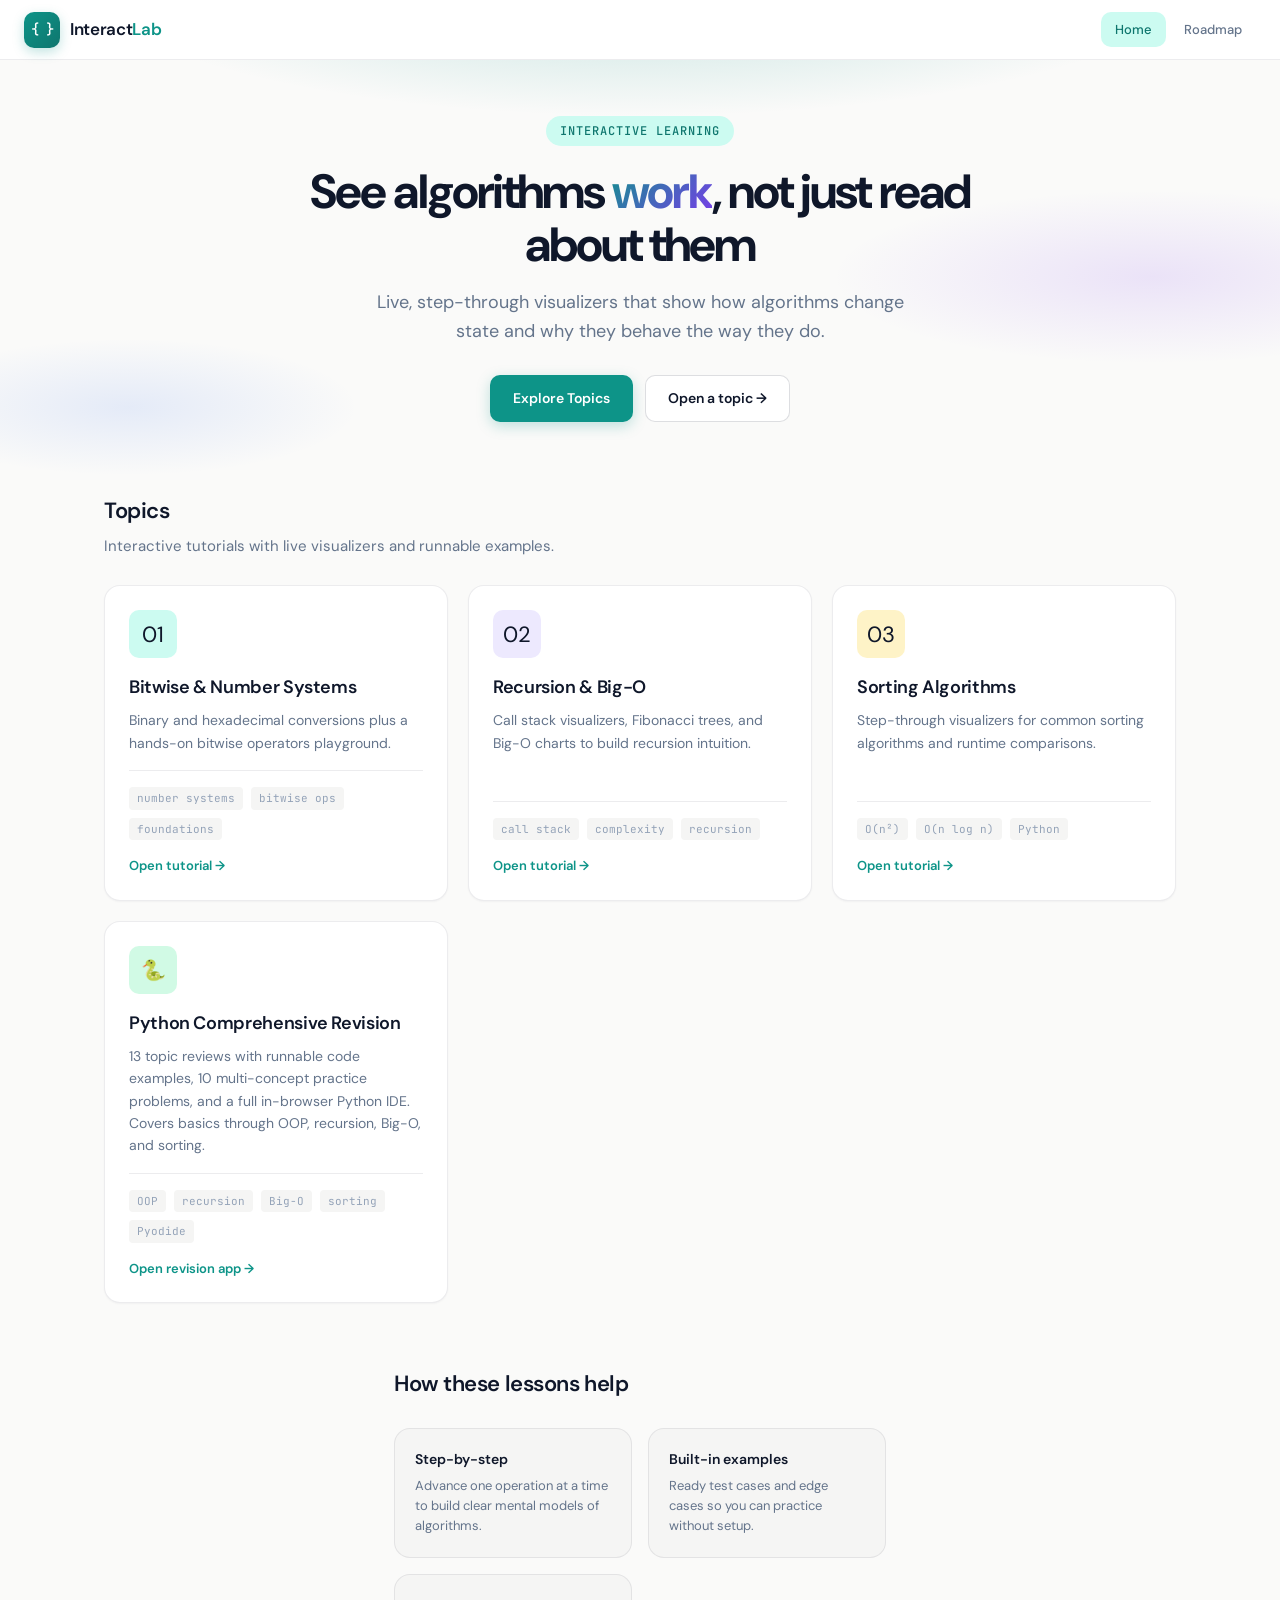
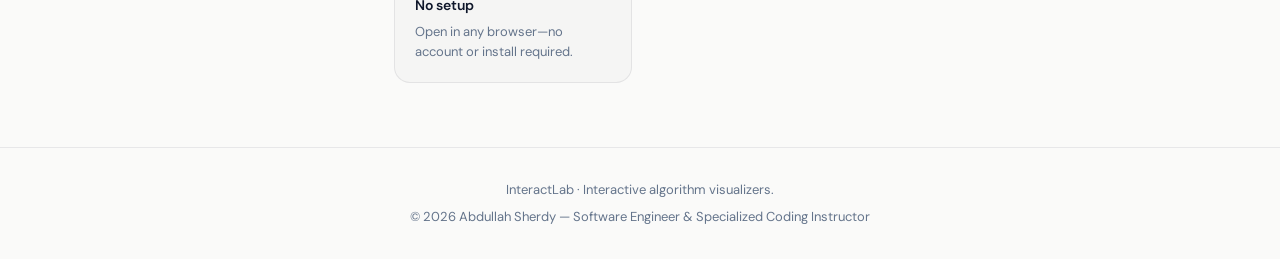
<file: index.html>
<!DOCTYPE html>
<html lang="en">
<head>
  <meta charset="UTF-8">
  <meta name="viewport" content="width=device-width, initial-scale=1.0">
  <meta name="description" content="InteractLab — free interactive programming tutorials. Learn bitwise ops, recursion, Big-O, and sorting algorithms with step-by-step visualizers.">
  <link rel="canonical" href="/index.html">
  <meta name="keywords" content="algorithms,visualizer,bitwise,recursion,Big-O,sorting,interactive tutorials">
  <title>InteractLab — Interactive Programming Tutorials</title>
  <link rel="stylesheet" href="assets/css/site.css">
</head>
<body class="site-body">
  <div class="home-wrap">
    <header class="site-header">
      <a class="site-logo" href="index.html">
        <span class="logo-mark">{ }</span>
        <span class="logo-text">Interact<span>Lab</span></span>
      </a>
      <button class="nav-toggle" type="button" aria-label="Open menu" aria-expanded="false">☰</button>
      <nav class="site-nav" aria-label="Main">
        <a href="index.html" class="nav-link active">Home</a>
        <a href="404.html" class="nav-link">Roadmap</a>
      </nav>
    </header>

    <section class="home-hero">
      <div class="home-hero-inner">
        <p class="home-eyebrow">Interactive learning</p>
  <h1>See algorithms <em>work</em>, not just read about them</h1>
        <p class="home-lead">Live, step-through visualizers that show how algorithms change state and why they behave the way they do.</p>
        <div class="home-cta-row">
          <a class="btn btn-primary" href="404.html">Explore Topics</a>
          <a class="btn btn-ghost" href="topics.html">Open a topic →</a>
        </div>
      </div>
    </section>

    <section id="tutorials" class="home-section">
      <div class="section-head">
        <h2>Topics</h2>
        <p>Interactive tutorials with live visualizers and runnable examples.</p>
      </div>
      <div class="tutorial-grid">
        <a class="tutorial-card" href="bitwise-and-number-systems.html">
          <div class="card-icon teal" aria-hidden="true">01</div>
          <h3>Bitwise &amp; Number Systems</h3>
          <p>Binary and hexadecimal conversions plus a hands-on bitwise operators playground.</p>
          <div class="card-meta">
            <span>number systems</span>
            <span>bitwise ops</span>
            <span>foundations</span>
          </div>
          <span class="card-arrow">Open tutorial →</span>
        </a>
        <a class="tutorial-card" href="recursion-and-big-o.html">
          <div class="card-icon purple" aria-hidden="true">02</div>
          <h3>Recursion &amp; Big-O</h3>
          <p>Call stack visualizers, Fibonacci trees, and Big-O charts to build recursion intuition.</p>
          <div class="card-meta">
            <span>call stack</span>
            <span>complexity</span>
            <span>recursion</span>
          </div>
          <span class="card-arrow">Open tutorial →</span>
        </a>
        <a class="tutorial-card" href="sorting-algorithms.html">
          <div class="card-icon amber" aria-hidden="true">03</div>
          <h3>Sorting Algorithms</h3>
          <p>Step-through visualizers for common sorting algorithms and runtime comparisons.</p>
          <div class="card-meta">
            <span>O(n²)</span>
            <span>O(n log n)</span>
            <span>Python</span>
          </div>
          <span class="card-arrow">Open tutorial →</span>
        </a>
        <a class="tutorial-card" href="revision-app/index.html">
          <div class="card-icon" style="background:var(--green-light);font-size:20px" aria-hidden="true">🐍</div>
          <h3>Python Comprehensive Revision</h3>
          <p>13 topic reviews with runnable code examples, 10 multi-concept practice problems, and a full in-browser Python IDE. Covers basics through OOP, recursion, Big-O, and sorting.</p>
          <div class="card-meta">
            <span>OOP</span>
            <span>recursion</span>
            <span>Big-O</span>
            <span>sorting</span>
            <span>Pyodide</span>
          </div>
          <span class="card-arrow">Open revision app →</span>
        </a>
      </div>
    </section>

  <!-- Suggested learning path removed — roadmap will host guided paths -->

    <section class="home-section">
      <div class="section-head">
        <h2>How these lessons help</h2>
      </div>
      <div class="features-row">
        <div class="feature-box">
          <h4>Step-by-step</h4>
          <p>Advance one operation at a time to build clear mental models of algorithms.</p>
        </div>
        <div class="feature-box">
          <h4>Built-in examples</h4>
          <p>Ready test cases and edge cases so you can practice without setup.</p>
        </div>
        <div class="feature-box">
          <h4>No setup</h4>
          <p>Open in any browser—no account or install required.</p>
        </div>
      </div>
    </section>

    <footer class="site-footer">
      <p>InteractLab · Interactive algorithm visualizers.</p>
      <p style="margin-top:8px">© <span id="copyright-year"></span> Abdullah Sherdy — Software Engineer &amp; Specialized Coding Instructor</p>
    </footer>
  </div>
  <script src="assets/js/site.js"></script>
</body>
</html>
</file>
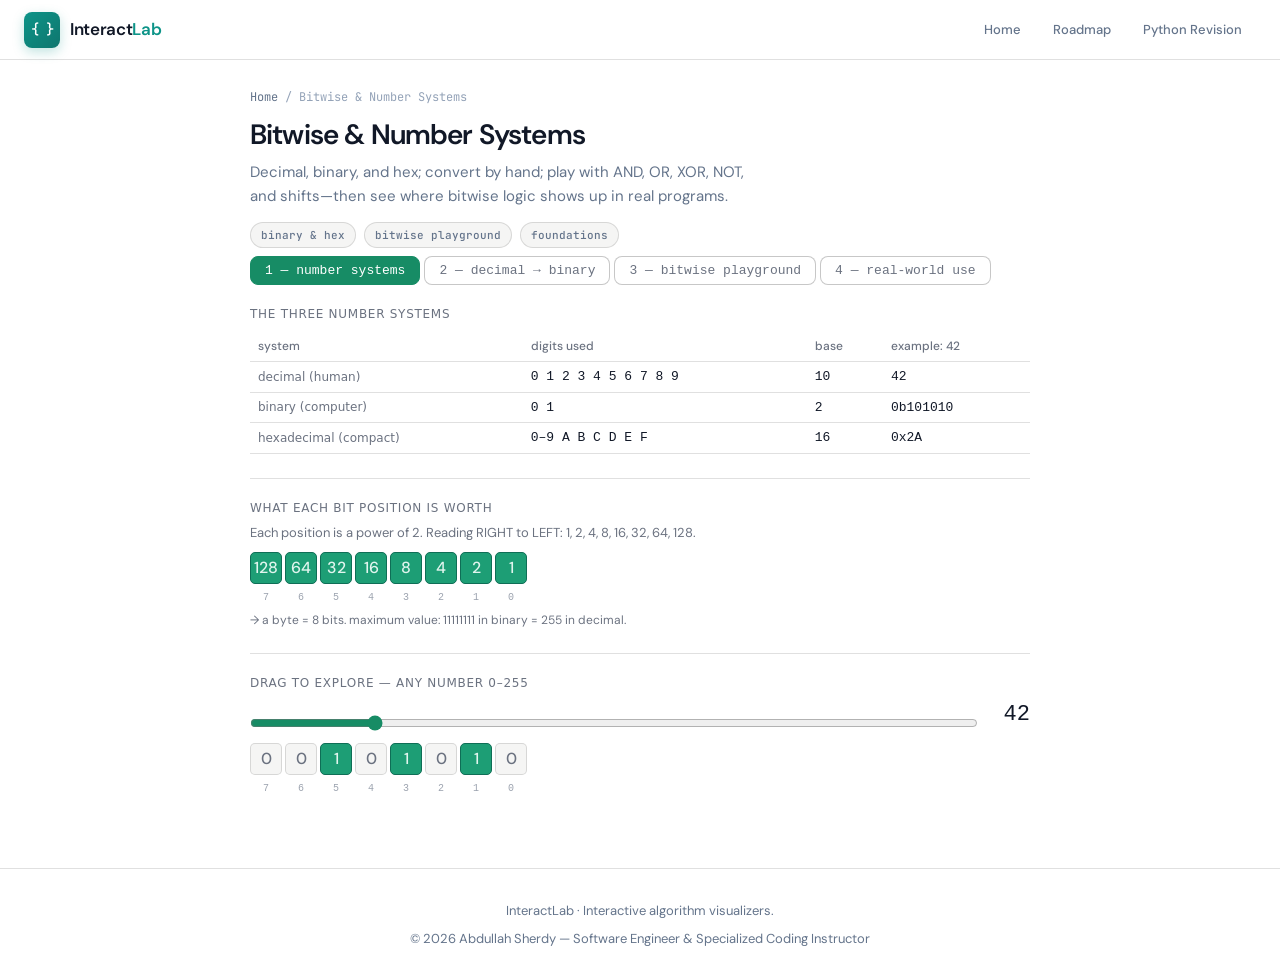
<file: bitwise-and-number-systems.html>
<!DOCTYPE html>
<html lang="en">
<head>
<meta charset="UTF-8">
<meta name="viewport" content="width=device-width, initial-scale=1.0">
<meta name="description" content="Binary and hexadecimal number systems, conversions, and a hands-on bitwise playground to explore AND/OR/XOR/NOT and shifts.">
<title>Bitwise &amp; Number Systems — InteractLab</title>
<link rel="stylesheet" href="assets/css/site.css">
<style>
  *, *::before, *::after { box-sizing: border-box; margin: 0; padding: 0; }
  :root {
    --bg: #ffffff; --bg2: #f5f5f4; --bg3: #eeede9;
    --text: #111827; --text2: #6b7280; --text3: #9ca3af;
    --border: rgba(0,0,0,0.12); --border2: rgba(0,0,0,0.22);
    --radius: 8px; --radius-lg: 12px;
    --mono: 'Courier New', monospace; --sans: system-ui, sans-serif;
    --green: #1D9E75; --green-dark: #0F6E56; --green-light: #E1F5EE;
    --amber: #BA7517; --amber-dark: #854F0B; --amber-light: #FAEEDA;
    --purple: #534AB7; --purple-dark: #3C3489; --purple-light: #EEEDFE;
    --teal-tab: #178C65;
  }
  @media (prefers-color-scheme: dark) {
    :root {
      --bg: #1c1c1a; --bg2: #252523; --bg3: #2e2e2b;
      --text: #f0ede8; --text2: #9ca3af; --text3: #6b7280;
      --border: rgba(255,255,255,0.10); --border2: rgba(255,255,255,0.20);
      --green-light: #04342C; --amber-light: #412402; --purple-light: #26215C;
    }
  }
  body { background: var(--bg); color: var(--text); font-family: var(--sans); padding: 0; max-width: none; margin: 0; }
  h1 { font-size: 18px; font-weight: 500; margin-bottom: 4px; }
  .subtitle { font-size: 13px; color: var(--text2); margin-bottom: 20px; }
  .bw-nav { display: flex; gap: 4px; margin-bottom: 20px; flex-wrap: wrap; }
  .bw-tab { padding: 6px 14px; font-size: 13px; border: 0.5px solid var(--border2); border-radius: var(--radius); background: var(--bg); color: var(--text2); cursor: pointer; font-family: var(--mono); transition: background .15s, color .15s; }
  .bw-tab:hover { background: var(--bg2); }
  .bw-tab.active { background: var(--teal-tab); color: #fff; border-color: var(--teal-tab); }
  .panel { display: none; }
  .panel.active { display: block; }
  .bw-label { font-size: 12px; color: var(--text2); margin-bottom: 6px; letter-spacing: .06em; text-transform: uppercase; font-family: var(--sans); }
  .bw-section { margin-bottom: 24px; }
  .bw-input-row { display: flex; gap: 8px; align-items: flex-end; margin-bottom: 12px; flex-wrap: wrap; }
  .bw-input-row label { display: block; }
  input[type=number] { width: 100px; padding: 6px 10px; font-size: 14px; font-family: var(--mono); border: 0.5px solid var(--border2); border-radius: var(--radius); background: var(--bg); color: var(--text); outline: none; }
  input[type=number]:focus { border-color: var(--teal-tab); box-shadow: 0 0 0 2px rgba(23,140,101,.2); }
  input[type=range] { flex: 1; min-width: 120px; accent-color: var(--teal-tab); }
  select { padding: 6px 10px; font-size: 14px; font-family: var(--mono); border: 0.5px solid var(--border2); border-radius: var(--radius); background: var(--bg); color: var(--text); outline: none; cursor: pointer; }
  select:focus { border-color: var(--teal-tab); }
  button { padding: 6px 16px; font-size: 13px; font-family: var(--mono); border: 0.5px solid var(--border2); border-radius: var(--radius); background: var(--bg); color: var(--text); cursor: pointer; transition: background .15s; }
  button:hover { background: var(--bg2); }
  button.primary { background: var(--teal-tab); color: #fff; border-color: var(--teal-tab); }
  button.primary:hover { opacity: .9; }
  .bit-row { display: flex; gap: 3px; align-items: flex-end; flex-wrap: wrap; margin: 6px 0; }
  .bit-box { width: 32px; height: 32px; display: flex; align-items: center; justify-content: center; border-radius: 5px; font-size: 16px; font-weight: 500; border: 1.5px solid transparent; }
  .bit-one  { background: var(--green);  border-color: var(--green-dark); color: var(--green-light); }
  .bit-zero { background: var(--bg2); border-color: var(--border); color: var(--text2); }
  .bit-active { background: var(--amber); border-color: var(--amber-dark); color: var(--amber-light); }
  .bit-result { background: var(--purple); border-color: var(--purple-dark); color: var(--purple-light); }
  .bit-pos  { font-size: 10px; color: var(--text3); text-align: center; width: 32px; font-family: var(--mono); }
  .result-box { background: var(--bg2); border: 0.5px solid var(--border); border-radius: var(--radius-lg); padding: 14px 16px; margin-top: 10px; }
  .result-num { font-size: 28px; font-weight: 500; color: var(--text); font-family: var(--mono); }
  .tag { display: inline-block; padding: 2px 8px; border-radius: 4px; font-size: 11px; font-family: var(--sans); }
  .tag-a { background: var(--green-light); color: var(--green-dark); }
  .tag-b { background: var(--amber-light); color: var(--amber-dark); }
  .tag-r { background: var(--purple-light); color: var(--purple-dark); }
  .divider { border: none; border-top: 0.5px solid var(--border); margin: 20px 0; }
  .bw-card { background: var(--bg); border: 0.5px solid var(--border); border-radius: var(--radius-lg); padding: 14px 16px; margin-bottom: 10px; }
  .bw-card h3 { font-size: 14px; font-weight: 500; margin: 0 0 6px; color: var(--text); }
  .bw-card p  { font-size: 13px; color: var(--text2); margin: 0; line-height: 1.6; }
  .mono { font-family: var(--mono); background: var(--bg3); padding: 1px 5px; border-radius: 3px; font-size: 13px; }
  .real-world { display: grid; grid-template-columns: repeat(auto-fit, minmax(200px,1fr)); gap: 10px; }
  .ns-table { width: 100%; border-collapse: collapse; font-size: 13px; margin-top: 8px; }
  .ns-table th { text-align: left; font-weight: 500; font-size: 12px; color: var(--text2); padding: 6px 8px; border-bottom: 0.5px solid var(--border); }
  .ns-table td { padding: 5px 8px; border-bottom: 0.5px solid var(--border); font-family: var(--mono); }
  .ns-table td:first-child { color: var(--text2); font-size: 12px; font-family: var(--sans); }
  .div-step { display: flex; align-items: center; gap: 8px; padding: 6px 0; font-size: 13px; border-bottom: 0.5px solid var(--border); font-family: var(--mono); }
  .div-step:last-child { border-bottom: none; }
  .rem { display: inline-block; width: 18px; height: 18px; border-radius: 3px; text-align: center; line-height: 18px; font-size: 12px; font-weight: 500; }
  .rem-1 { background: var(--green); color: var(--green-light); }
  .rem-0 { background: var(--bg3); color: var(--text2); }
  .step-num { color: var(--text3); font-size: 12px; width: 60px; font-family: var(--sans); }
  .sep { height: 1px; background: var(--border2); margin: 8px 0; }
</style>
</head>
<body class="site-body">
<div class="tutorial-shell">
    <header class="site-header">
      <a class="site-logo" href="index.html">
        <span class="logo-mark">{ }</span>
        <span class="logo-text">Interact<span>Lab</span></span>
      </a>
      <button class="nav-toggle" type="button" aria-label="Open menu" aria-expanded="false">☰</button>
      <nav class="site-nav" aria-label="Main">
        <a href="index.html" class="nav-link">Home</a>
        <a href="404.html" class="nav-link">Roadmap</a>
        <a href="week16-revision-app/index.html" class="nav-link">Python Revision</a>
      </nav>
    </header>
<section class="tutorial-hero">
  <p class="breadcrumb"><a href="index.html">Home</a> / Bitwise &amp; Number Systems</p>
  <h1>Bitwise &amp; Number Systems</h1>
  <p class="hero-desc">Decimal, binary, and hex; convert by hand; play with AND, OR, XOR, NOT, and shifts—then see where bitwise logic shows up in real programs.</p>
  <div class="hero-tags">
    <span class="hero-tag">binary &amp; hex</span>
    <span class="hero-tag">bitwise playground</span>
    <span class="hero-tag">foundations</span>
  </div>
</section>
<main class="tutorial-main">
<h1>Bitwise Operations &amp; Number Systems</h1>
<!-- mentorship subtitle removed -->

<div class="bw-nav">
  <button class="bw-tab active" onclick="showPanel('ns')">1 — number systems</button>
  <button class="bw-tab" onclick="showPanel('conv')">2 — decimal → binary</button>
  <button class="bw-tab" onclick="showPanel('ops')">3 — bitwise playground</button>
  <button class="bw-tab" onclick="showPanel('rw')">4 — real-world use</button>
</div>

<!-- PANEL 1: NUMBER SYSTEMS -->
<div id="p-ns" class="panel active">
  <div class="bw-section">
    <div class="bw-label">the three number systems</div>
    <table class="ns-table">
      <tr><th>system</th><th>digits used</th><th>base</th><th>example: 42</th></tr>
      <tr><td>decimal (human)</td><td>0 1 2 3 4 5 6 7 8 9</td><td>10</td><td>42</td></tr>
      <tr><td>binary (computer)</td><td>0  1</td><td>2</td><td>0b101010</td></tr>
      <tr><td>hexadecimal (compact)</td><td>0–9  A B C D E F</td><td>16</td><td>0x2A</td></tr>
    </table>
  </div>
  <hr class="divider">
  <div class="bw-section">
    <div class="bw-label">what each bit position is worth</div>
    <p style="font-size:13px;color:var(--text2);margin:0 0 10px">Each position is a power of 2. Reading RIGHT to LEFT: 1, 2, 4, 8, 16, 32, 64, 128.</p>
    <div class="bit-row" id="pos-demo"></div>
    <div class="bit-row" id="pos-vals"></div>
    <p style="font-size:12px;color:var(--text2);margin:6px 0 0">→ a byte = 8 bits. maximum value: 11111111 in binary = 255 in decimal.</p>
  </div>
  <hr class="divider">
  <div class="bw-section">
    <div class="bw-label">drag to explore — any number 0–255</div>
    <div class="bw-input-row">
      <input type="range" min="0" max="255" value="42" id="ns-slider">
      <span style="font-size:22px;font-weight:500;min-width:44px;text-align:right;font-family:var(--mono)" id="ns-dec">42</span>
    </div>
    <div class="bit-row" id="ns-bits"></div>
    <div class="bit-row" id="ns-bitpos"></div>
  </div>
</div>

<!-- PANEL 2: CONVERSION -->
<div id="p-conv" class="panel">
  <div class="bw-section">
    <div class="bw-label">step-by-step: decimal to binary</div>
    <p style="font-size:13px;color:var(--text2);margin:0 0 12px">The trick: keep dividing by 2. The remainders, read bottom-to-top, give you the binary number.</p>
    <div class="bw-input-row">
      <input type="number" id="conv-in" value="42" min="0" max="255" placeholder="enter 0–255">
      <button onclick="runConversion()">convert</button>
    </div>
  </div>
  <div id="conv-steps"></div>
  <div id="conv-result" class="result-box" style="display:none"></div>
</div>

<!-- PANEL 3: BITWISE PLAYGROUND -->
<div id="p-ops" class="panel">
  <div class="bw-section">
    <div class="bw-input-row">
      <div>
        <div class="bw-label"><span class="tag tag-a">A</span> first number</div>
        <input type="number" id="op-a" value="12" min="0" max="255">
      </div>
      <div>
        <div class="bw-label">operator</div>
        <select id="op-sel">
          <option value="and">&amp; (AND)</option>
          <option value="or">| (OR)</option>
          <option value="xor">^ (XOR)</option>
          <option value="not">~ (NOT A only)</option>
          <option value="shl">&lt;&lt; (left shift)</option>
          <option value="shr">&gt;&gt; (right shift)</option>
        </select>
      </div>
      <div id="b-group">
        <div class="bw-label"><span class="tag tag-b">B</span> second number</div>
        <input type="number" id="op-b" value="10" min="0" max="255">
      </div>
      <button onclick="runOp()" style="margin-top:18px">calculate</button>
    </div>
  </div>
  <div id="op-vis"></div>
</div>

<!-- PANEL 4: REAL WORLD -->
<div id="p-rw" class="panel">
  <div class="bw-label">where you will actually see bitwise operators in real code</div>
  <div class="real-world">
    <div class="bw-card">
      <h3>even / odd check</h3>
      <p>Instead of <span class="mono">n % 2 == 0</span>, use <span class="mono">(n &amp; 1) == 0</span>. Last bit of any even number is always 0. This is what low-level code does.</p>
    </div>
    <div class="bw-card">
      <h3>power of 2 check</h3>
      <p><span class="mono">n &amp; (n-1) == 0</span> — a power of 2 has exactly one 1-bit. Subtracting 1 flips all bits below it. AND gives 0.</p>
    </div>
  </div>
  <div class="real-world" style="margin-top:10px">
    <div class="bw-card">
      <h3>file permission flags (Linux)</h3>
      <p><span class="mono">chmod 755</span> is bitwise flags. Read=4, Write=2, Execute=1. OR them: <span class="mono">4|2|1 = 7</span> = full access.</p>
    </div>
    <div class="bw-card">
      <h3>RGB color masking</h3>
      <p>Extract red from <span class="mono">0xFF5733</span>: <span class="mono">(color &gt;&gt; 16) &amp; 0xFF</span> = <span class="mono">255</span>. Used in every browser and image editor.</p>
    </div>
  </div>
  <div class="real-world" style="margin-top:10px">
    <div class="bw-card">
      <h3>multiply / divide by 2 fast</h3>
      <p><span class="mono">n &lt;&lt; 1</span> = n × 2. <span class="mono">n &gt;&gt; 1</span> = n ÷ 2. Compilers use this internally for speed.</p>
    </div>
    <div class="bw-card">
      <h3>interview patterns (LeetCode)</h3>
      <p>Single number, counting bits, missing number, subset generation. All use XOR or AND. Once you see the pattern, these become straightforward.</p>
    </div>
  </div>
</div>

<script>
const panels = ['ns','conv','ops','rw'];
function showPanel(id) {
  panels.forEach(p => document.getElementById('p-'+p).classList.toggle('active', p===id));
  document.querySelectorAll('.bw-tab').forEach((t,i) => t.classList.toggle('active', panels[i]===id));
  if(id==='conv') runConversion();
  if(id==='ops')  runOp();
  if(id==='ns')   renderNS();
}

function toBin8(n) { return (((n%256)+256)%256).toString(2).padStart(8,'0'); }

function bitRow(binStr, cls) {
  return binStr.split('').map(b => `<div class="bit-box ${b==='1'?(cls||'bit-one'):'bit-zero'}">${b}</div>`).join('');
}
function posRow() {
  return Array.from({length:8},(_,i)=>`<div class="bit-pos">${7-i}</div>`).join('');
}

function renderNS() {
  const powers = Array.from({length:8},(_,i)=>{
    const val = Math.pow(2,7-i);
    return `<div class="bit-box bit-one">${val}</div>`;
  }).join('');
  document.getElementById('pos-demo').innerHTML = powers;
  document.getElementById('pos-vals').innerHTML = posRow();
  updateNSSlider();
}

function updateNSSlider() {
  const v = parseInt(document.getElementById('ns-slider').value)||0;
  document.getElementById('ns-dec').textContent = v;
  const b = toBin8(v);
  document.getElementById('ns-bits').innerHTML = bitRow(b);
  document.getElementById('ns-bitpos').innerHTML = posRow();
}
document.getElementById('ns-slider').addEventListener('input', updateNSSlider);
renderNS();

function runConversion() {
  const n = Math.min(255, Math.max(0, parseInt(document.getElementById('conv-in').value)||0));
  const steps = [];
  let tmp = n;
  if(tmp === 0) { steps.push({q:0,r:0,orig:0}); }
  else { while(tmp > 0) { steps.push({q:Math.floor(tmp/2), r:tmp%2, orig:tmp}); tmp=Math.floor(tmp/2); } }

  document.getElementById('conv-steps').innerHTML = `<div class="result-box">${
    steps.map((s,i)=>`<div class="div-step"><span class="step-num">step ${i+1}</span><span>${s.orig} ÷ 2 = ${s.q}&nbsp;&nbsp;remainder&nbsp;</span><span class="rem ${s.r?'rem-1':'rem-0'}">${s.r}</span></div>`).join('')
  }<p style="font-size:12px;color:var(--text2);margin:8px 0 0">↑ read the remainders bottom to top</p></div>`;

  const bin = toBin8(n);
  const contrib = bin.split('').reverse().map((b,i)=>b==='1'?Math.pow(2,i):0).filter(v=>v>0).join(' + ');
  document.getElementById('conv-result').style.display='block';
  document.getElementById('conv-result').innerHTML = `
    <div class="bw-label">result: ${n} in binary</div>
    <div class="bit-row">${bitRow(bin)}</div>
    <div class="bit-row">${posRow()}</div>
    <p style="margin:8px 0 0;font-size:13px;color:var(--text2)">verify: ${contrib} = ${n}</p>`;
}
document.getElementById('conv-in').addEventListener('input', runConversion);

function runOp() {
  const a = parseInt(document.getElementById('op-a').value)||0;
  const b = parseInt(document.getElementById('op-b').value)||0;
  const op = document.getElementById('op-sel').value;
  const isUnary = op==='not'||op==='shl'||op==='shr';
  document.getElementById('b-group').style.opacity = isUnary ? '0.4':'1';

  let result, opSymbol, explanation;
  if(op==='and') { result=a&b; opSymbol='&'; explanation='keeps a bit only when BOTH A and B have 1 in that position'; }
  else if(op==='or')  { result=a|b; opSymbol='|'; explanation='keeps a bit when EITHER A or B has 1 in that position'; }
  else if(op==='xor') { result=a^b; opSymbol='^'; explanation='keeps a bit only when A and B DIFFER in that position'; }
  else if(op==='not') { result=(~a)&0xFF; opSymbol='~'; explanation='flips every bit: 0→1 and 1→0 (shown as 8-bit unsigned)'; }
  else if(op==='shl') { result=(a<<(b&7))&0xFF; opSymbol='<<'; explanation=`shifts A's bits ${b&7} position(s) left — multiplies by ${Math.pow(2,b&7)}`; }
  else                { result=(a>>(b&7))&0xFF; opSymbol='>>'; explanation=`shifts A's bits ${b&7} position(s) right — divides by ${Math.pow(2,b&7)}`; }

  const binR = toBin8(result);
  const binA = toBin8(a);
  const binB = toBin8(b);

  const colExpl = op==='and'?'keep only the 1s that appear in BOTH rows above':
                  op==='or'?'keep any 1 from either row above':
                  op==='xor'?'keep 1s only where the two rows DISAGREE':
                  op==='not'?'all bits flipped':
                  op==='shl'?`bits moved left ${b&7} place(s), zeros fill from right`:`bits moved right ${b&7} place(s), zeros fill from left`;

  let bitVis = '';
  if(op==='not') {
    bitVis = `<div style="display:flex;align-items:center;gap:8px;margin:6px 0"><span class="tag tag-a">A</span><span style="font-size:13px;color:var(--text2)">${a}</span></div>
              <div class="bit-row">${bitRow(binA,'bit-one')}</div>
              <div style="font-size:16px;margin:4px 0;color:var(--text2)">~ (flip all)</div>`;
  } else {
    bitVis = `<div style="display:flex;align-items:center;gap:8px;margin:6px 0"><span class="tag tag-a">A</span><span style="font-size:13px;color:var(--text2)">${a}</span></div>
              <div class="bit-row">${bitRow(binA,'bit-one')}</div>
              <div style="display:flex;align-items:center;gap:8px;margin:6px 0"><span class="tag tag-b">B</span><span style="font-size:13px;color:var(--text2)">${isUnary?'shift by '+(b&7):b}</span></div>
              <div class="bit-row">${isUnary?`<span style="font-size:13px;color:var(--text2);font-family:var(--sans)">shift ${b&7} place(s)</span>`:bitRow(binB,'bit-active')}</div>
              <div class="sep"></div>`;
  }

  document.getElementById('op-vis').innerHTML = `<div class="result-box">
    ${bitVis}
    <div style="display:flex;align-items:center;gap:8px;margin:6px 0"><span class="tag tag-r">result</span><span style="font-size:12px;color:var(--text2)">${colExpl}</span></div>
    <div class="bit-row">${bitRow(binR,'bit-result')}</div>
    <div class="bit-row">${posRow()}</div>
    <div style="margin-top:12px;padding-top:12px;border-top:0.5px solid var(--border);display:flex;align-items:baseline;gap:10px;flex-wrap:wrap">
      <span style="font-family:var(--mono);font-size:14px;color:var(--text2)">${a} ${opSymbol} ${isUnary?'':b} =</span>
      <span class="result-num">${result}</span>
      <span style="font-size:13px;color:var(--text2)">(binary: ${binR})</span>
    </div>
    <div style="margin-top:6px;font-size:12px;color:var(--text2)">${explanation}</div>
  </div>`;
}
document.getElementById('op-a').addEventListener('input', runOp);
document.getElementById('op-b').addEventListener('input', runOp);
document.getElementById('op-sel').addEventListener('change', runOp);
runConversion();
runOp();
</script>
</main>
    <footer class="site-footer">
      <p>InteractLab · Interactive algorithm visualizers.</p>
  <p style="margin-top:8px">© <span id="copyright-year"></span> Abdullah Sherdy — Software Engineer &amp; Specialized Coding Instructor</p>
    </footer>
</div>
<script src="assets/js/site.js"></script>
</body>
</html>
</file>
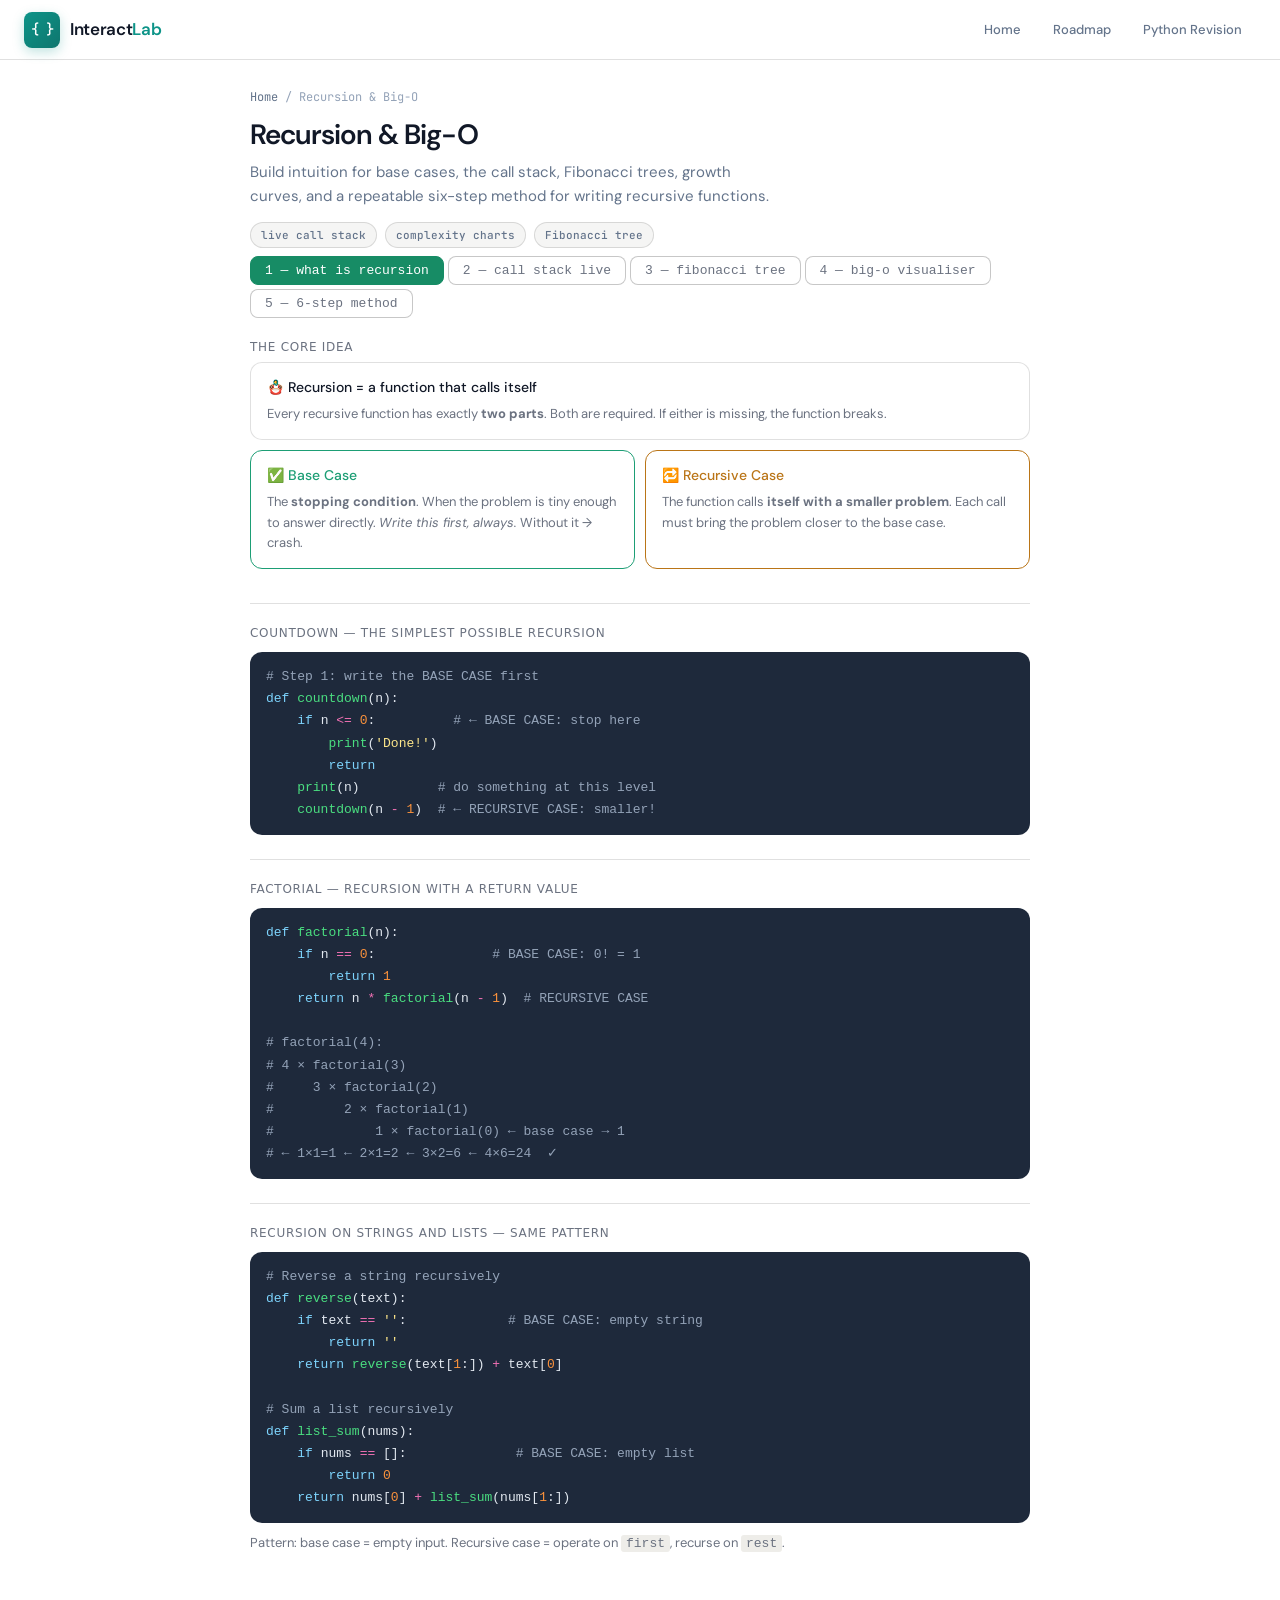
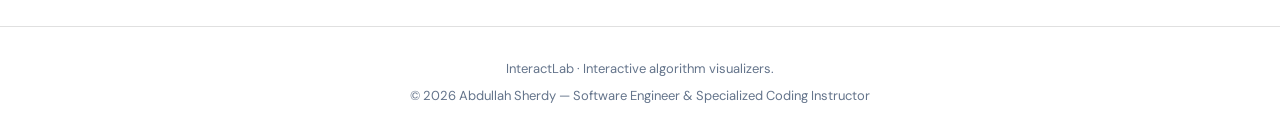
<file: recursion-and-big-o.html>
<!DOCTYPE html>
<html lang="en">
<head>
<meta charset="UTF-8">
<meta name="viewport" content="width=device-width, initial-scale=1.0">
<meta name="description" content="Learn recursion with live call stack visualizers, Fibonacci trees, and Big-O charts to build intuition about algorithmic growth.">
<title>Recursion &amp; Big-O — InteractLab</title>
<link rel="stylesheet" href="assets/css/site.css">
<style>
*, *::before, *::after { box-sizing: border-box; margin: 0; padding: 0; }
:root {
  --bg: #ffffff; --bg2: #f5f5f4; --bg3: #eeede9;
  --text: #111827; --text2: #6b7280; --text3: #9ca3af;
  --border: rgba(0,0,0,0.12); --border2: rgba(0,0,0,0.22);
  --radius: 8px; --radius-lg: 12px;
  --mono: 'Courier New', monospace; --sans: system-ui, sans-serif;
  --green: #1D9E75; --green-dark: #0F6E56; --green-light: #E1F5EE;
  --amber: #BA7517; --amber-dark: #854F0B; --amber-light: #FAEEDA;
  --purple: #534AB7; --purple-dark: #3C3489; --purple-light: #EEEDFE;
  --blue: #1D4ED8; --blue-dark: #1e3a8a; --blue-light: #DBEAFE;
  --red: #B91C1C; --red-light: #FEE2E2;
  --teal-tab: #178C65;
}
@media (prefers-color-scheme: dark) {
  :root {
    --bg: #1c1c1a; --bg2: #252523; --bg3: #2e2e2b;
    --text: #f0ede8; --text2: #9ca3af; --text3: #6b7280;
    --border: rgba(255,255,255,0.10); --border2: rgba(255,255,255,0.20);
    --green-light: #04342C; --amber-light: #412402; --purple-light: #26215C;
    --blue-light: #1e3a8a; --red-light: #450a0a;
  }
}
body { background: var(--bg); color: var(--text); font-family: var(--sans); padding: 0; max-width: none; margin: 0; }
h1 { font-size: 18px; font-weight: 500; margin-bottom: 4px; }
.subtitle { font-size: 13px; color: var(--text2); margin-bottom: 20px; }
.bw-nav { display: flex; gap: 4px; margin-bottom: 20px; flex-wrap: wrap; }
.bw-tab { padding: 6px 14px; font-size: 13px; border: 0.5px solid var(--border2); border-radius: var(--radius); background: var(--bg); color: var(--text2); cursor: pointer; font-family: var(--mono); transition: background .15s, color .15s; }
.bw-tab:hover { background: var(--bg2); }
.bw-tab.active { background: var(--teal-tab); color: #fff; border-color: var(--teal-tab); }
.panel { display: none; }
.panel.active { display: block; }
.bw-label { font-size: 12px; color: var(--text2); margin-bottom: 6px; letter-spacing: .06em; text-transform: uppercase; font-family: var(--sans); }
.bw-section { margin-bottom: 24px; }
.bw-input-row { display: flex; gap: 8px; align-items: flex-end; margin-bottom: 12px; flex-wrap: wrap; }
input[type=number] { width: 90px; padding: 6px 10px; font-size: 14px; font-family: var(--mono); border: 0.5px solid var(--border2); border-radius: var(--radius); background: var(--bg); color: var(--text); outline: none; }
input[type=number]:focus, select:focus { border-color: var(--teal-tab); box-shadow: 0 0 0 2px rgba(23,140,101,.2); }
input[type=range] { flex: 1; min-width: 120px; accent-color: var(--teal-tab); }
select { padding: 6px 10px; font-size: 14px; font-family: var(--mono); border: 0.5px solid var(--border2); border-radius: var(--radius); background: var(--bg); color: var(--text); outline: none; cursor: pointer; }
button { padding: 6px 16px; font-size: 13px; font-family: var(--mono); border: 0.5px solid var(--border2); border-radius: var(--radius); background: var(--bg); color: var(--text); cursor: pointer; transition: background .15s; }
button:hover { background: var(--bg2); }
button.primary { background: var(--teal-tab); color: #fff; border-color: var(--teal-tab); }
button.primary:hover { opacity: .9; }
button:disabled { opacity: .4; cursor: not-allowed; }
.result-box { background: var(--bg2); border: 0.5px solid var(--border); border-radius: var(--radius-lg); padding: 14px 16px; margin-top: 10px; }
.tag { display: inline-block; padding: 2px 8px; border-radius: 4px; font-size: 11px; }
.tag-base  { background: var(--green-light); color: var(--green-dark); }
.tag-rec   { background: var(--amber-light); color: var(--amber-dark); }
.tag-ret   { background: var(--purple-light); color: var(--purple-dark); }
.tag-call  { background: var(--blue-light); color: var(--blue-dark); }
.divider { border: none; border-top: 0.5px solid var(--border); margin: 20px 0; }
.bw-card { background: var(--bg); border: 0.5px solid var(--border); border-radius: var(--radius-lg); padding: 14px 16px; margin-bottom: 10px; }
.bw-card h3 { font-size: 14px; font-weight: 500; margin: 0 0 6px; color: var(--text); }
.bw-card p { font-size: 13px; color: var(--text2); margin: 0; line-height: 1.6; }
.mono { font-family: var(--mono); background: var(--bg3); padding: 1px 5px; border-radius: 3px; font-size: 13px; }
code-block { display: block; background: #1e293b; color: #e2e8f0; font-family: var(--mono); font-size: 13px; border-radius: var(--radius-lg); padding: 14px 16px; line-height: 1.7; white-space: pre; overflow-x: auto; margin: 10px 0; }

/* ── CALL STACK ── */
.stack-wrap { display: flex; gap: 20px; align-items: flex-start; flex-wrap: wrap; }
.stack-column { flex: 1; min-width: 200px; }
.stack-label-row { font-size: 12px; color: var(--text2); margin-bottom: 8px; text-transform: uppercase; letter-spacing: .05em; }
.stack-arena { min-height: 280px; display: flex; flex-direction: column-reverse; gap: 4px; padding: 8px; background: var(--bg2); border-radius: var(--radius-lg); border: 0.5px solid var(--border); position: relative; }
.stack-arena.empty::after { content: 'stack is empty'; position: absolute; inset: 0; display: flex; align-items: center; justify-content: center; font-size: 13px; color: var(--text3); font-family: var(--mono); pointer-events: none; }
.frame { padding: 10px 14px; border-radius: var(--radius); font-family: var(--mono); font-size: 13px; border: 1.5px solid transparent; transition: all 0.3s ease; animation: slideIn 0.3s ease; }
.frame.active { border-color: var(--teal-tab); background: var(--bg3); }
.frame.waiting { border-color: var(--border); background: var(--bg); opacity: .6; }
.frame.returning { border-color: var(--purple); background: var(--purple-light); animation: pulse 0.4s ease; }
.frame.base { border-color: var(--green-dark); background: var(--green-light); }
@keyframes slideIn { from { transform: translateY(-12px); opacity: 0; } to { transform: translateY(0); opacity: 1; } }
@keyframes pulse { 0% { transform: scale(1); } 50% { transform: scale(1.03); } 100% { transform: scale(1); } }
.frame-fn { font-weight: 500; color: var(--text); }
.frame-val { font-size: 12px; color: var(--text2); margin-top: 2px; }
.frame-ret { font-size: 12px; color: var(--purple); margin-top: 2px; font-weight: 500; }

.step-info { background: var(--bg2); border-radius: var(--radius-lg); padding: 12px 16px; margin-top: 10px; font-size: 13px; line-height: 1.6; min-height: 60px; }
.step-info .highlight { color: var(--teal-tab); font-weight: 500; }
.step-controls { display: flex; gap: 8px; margin-top: 10px; align-items: center; flex-wrap: wrap; }
.step-counter { font-size: 12px; color: var(--text2); font-family: var(--mono); }

/* ── FIBONACCI TREE ── */
.fib-svg-wrap { overflow-x: auto; background: var(--bg2); border-radius: var(--radius-lg); padding: 12px; border: 0.5px solid var(--border); margin-top: 10px; }
svg text { font-family: var(--mono); }
.fib-legend { display: flex; gap: 16px; flex-wrap: wrap; margin-top: 10px; font-size: 12px; color: var(--text2); }
.legend-dot { display: inline-block; width: 12px; height: 12px; border-radius: 50%; margin-right: 4px; vertical-align: middle; }

/* ── BIG-O ── */
.bigo-chart { width: 100%; overflow-x: auto; margin-top: 10px; }
.bigo-bars-wrap { display: flex; align-items: flex-end; gap: 6px; height: 180px; padding: 0 4px 0; position: relative; }
.bigo-bar-group { display: flex; gap: 2px; align-items: flex-end; flex: 1; }
.bigo-bar { border-radius: 4px 4px 0 0; transition: height .4s ease; min-width: 14px; position: relative; cursor: default; }
.bigo-bar:hover::after { content: attr(data-tip); position: absolute; bottom: 100%; left: 50%; transform: translateX(-50%); background: var(--text); color: var(--bg); padding: 2px 6px; border-radius: 4px; font-size: 11px; white-space: nowrap; font-family: var(--mono); pointer-events: none; }
.bigo-x-labels { display: flex; gap: 6px; margin-top: 4px; font-size: 11px; color: var(--text2); font-family: var(--mono); }
.bigo-x-label { flex: 1; text-align: center; }
.bigo-legend { display: flex; gap: 14px; flex-wrap: wrap; margin-top: 10px; font-size: 12px; }
.bigo-leg-item { display: flex; align-items: center; gap: 5px; color: var(--text2); }
.bigo-leg-dot { width: 10px; height: 10px; border-radius: 2px; flex-shrink: 0; }

/* ── 6-STEP ── */
.step6-grid { display: grid; grid-template-columns: 1fr 1fr; gap: 10px; }
@media (max-width: 480px) { .step6-grid { grid-template-columns: 1fr; } }
.step6-card { border: 0.5px solid var(--border); border-radius: var(--radius-lg); padding: 14px; cursor: pointer; transition: border-color .2s, background .2s; }
.step6-card:hover { background: var(--bg2); }
.step6-card.active { border-color: var(--teal-tab); background: var(--bg2); }
.step6-num { font-size: 22px; font-weight: 700; font-family: var(--mono); color: var(--teal-tab); margin-bottom: 4px; }
.step6-title { font-size: 14px; font-weight: 500; margin-bottom: 4px; }
.step6-body { font-size: 13px; color: var(--text2); line-height: 1.5; display: none; margin-top: 8px; }
.step6-card.active .step6-body { display: block; }
.step6-example { background: #1e293b; color: #e2e8f0; font-family: var(--mono); font-size: 12px; border-radius: var(--radius); padding: 10px 12px; margin-top: 8px; line-height: 1.7; white-space: pre-wrap; }

/* ── COMPLEXITY TABLE ── */
.cplx-table { width: 100%; border-collapse: collapse; font-size: 13px; margin-top: 8px; }
.cplx-table th { text-align: left; font-weight: 500; font-size: 12px; color: var(--text2); padding: 7px 10px; border-bottom: 0.5px solid var(--border); }
.cplx-table td { padding: 6px 10px; border-bottom: 0.5px solid var(--border); vertical-align: top; }
.cplx-table td:first-child { font-family: var(--mono); font-weight: 500; font-size: 14px; }
.badge { display: inline-block; padding: 2px 8px; border-radius: 10px; font-size: 11px; font-weight: 500; }
.badge-fast { background: var(--green-light); color: var(--green-dark); }
.badge-ok   { background: var(--amber-light); color: var(--amber-dark); }
.badge-slow { background: var(--red-light); color: var(--red); }

/* ── PLAYGROUND ── */
.pg-output { font-family: var(--mono); font-size: 13px; background: var(--bg2); border-radius: var(--radius-lg); padding: 14px; min-height: 60px; line-height: 1.8; color: var(--text); border: 0.5px solid var(--border); margin-top: 10px; white-space: pre-wrap; }
.pg-line-call { color: #60a5fa; }
.pg-line-ret  { color: #a78bfa; }
.pg-line-base { color: #4ade80; }
.pg-line-out  { color: #e2e8f0; }
</style>
</head>

<body class="site-body">
<div class="tutorial-shell">
    <header class="site-header">
      <a class="site-logo" href="index.html">
        <span class="logo-mark">{ }</span>
        <span class="logo-text">Interact<span>Lab</span></span>
      </a>
      <button class="nav-toggle" type="button" aria-label="Open menu" aria-expanded="false">☰</button>
      <nav class="site-nav" aria-label="Main">
        <a href="index.html" class="nav-link">Home</a>
        <a href="404.html" class="nav-link">Roadmap</a>
        <a href="week16-revision-app/index.html" class="nav-link">Python Revision</a>
      </nav>
    </header>
<section class="tutorial-hero">
  <p class="breadcrumb"><a href="index.html">Home</a> / Recursion &amp; Big-O</p>
  <h1>Recursion &amp; Big-O</h1>
  <p class="hero-desc">Build intuition for base cases, the call stack, Fibonacci trees, growth curves, and a repeatable six-step method for writing recursive functions.</p>
  <div class="hero-tags">
    <span class="hero-tag">live call stack</span>
    <span class="hero-tag">complexity charts</span>
    <span class="hero-tag">Fibonacci tree</span>
  </div>
</section>
<main class="tutorial-main">
<h1>Recursion &amp; Big-O</h1>

<div class="bw-nav">
  <button class="bw-tab active"  onclick="showPanel('intro')">1 — what is recursion</button>
  <button class="bw-tab"         onclick="showPanel('stack')">2 — call stack live</button>
  <button class="bw-tab"         onclick="showPanel('fibtree')">3 — fibonacci tree</button>
  <button class="bw-tab"         onclick="showPanel('bigo')">4 — big-o visualiser</button>
  <button class="bw-tab"         onclick="showPanel('six')">5 — 6-step method</button>
</div>

<!-- ═══════════════════════════════════════════════════════════════
     PANEL 1 — WHAT IS RECURSION
══════════════════════════════════════════════════════════════════ -->
<div id="p-intro" class="panel active">

  <div class="bw-section">
    <div class="bw-label">the core idea</div>
    <div class="bw-card">
      <h3>🪆 Recursion = a function that calls itself</h3>
      <p>Every recursive function has exactly <strong>two parts</strong>. Both are required. If either is missing, the function breaks.</p>
    </div>

    <div style="display:grid;grid-template-columns:1fr 1fr;gap:10px;margin-top:10px">
      <div class="bw-card" style="border-color:var(--green);border-width:1.5px">
        <h3 style="color:var(--green)">✅ Base Case</h3>
        <p>The <strong>stopping condition</strong>. When the problem is tiny enough to answer directly. <em>Write this first, always.</em> Without it → crash.</p>
      </div>
      <div class="bw-card" style="border-color:var(--amber);border-width:1.5px">
        <h3 style="color:var(--amber)">🔁 Recursive Case</h3>
        <p>The function calls <strong>itself with a smaller problem</strong>. Each call must bring the problem closer to the base case.</p>
      </div>
    </div>
  </div>

  <hr class="divider">

  <div class="bw-section">
    <div class="bw-label">countdown — the simplest possible recursion</div>
    <code-block><span style="color:#94a3b8"># Step 1: write the BASE CASE first</span>
<span style="color:#7dd3fc">def</span> <span style="color:#4ade80">countdown</span>(n):
    <span style="color:#7dd3fc">if</span> n <span style="color:#f472b6">&lt;=</span> <span style="color:#fb923c">0</span>:          <span style="color:#94a3b8"># ← BASE CASE: stop here</span>
        <span style="color:#4ade80">print</span>(<span style="color:#fde68a">'Done!'</span>)
        <span style="color:#7dd3fc">return</span>
    <span style="color:#4ade80">print</span>(n)          <span style="color:#94a3b8"># do something at this level</span>
    <span style="color:#4ade80">countdown</span>(n <span style="color:#f472b6">-</span> <span style="color:#fb923c">1</span>)  <span style="color:#94a3b8"># ← RECURSIVE CASE: smaller!</span></code-block>
  </div>

  <hr class="divider">

  <div class="bw-section">
    <div class="bw-label">factorial — recursion with a return value</div>
    <code-block><span style="color:#7dd3fc">def</span> <span style="color:#4ade80">factorial</span>(n):
    <span style="color:#7dd3fc">if</span> n <span style="color:#f472b6">==</span> <span style="color:#fb923c">0</span>:               <span style="color:#94a3b8"># BASE CASE: 0! = 1</span>
        <span style="color:#7dd3fc">return</span> <span style="color:#fb923c">1</span>
    <span style="color:#7dd3fc">return</span> n <span style="color:#f472b6">*</span> <span style="color:#4ade80">factorial</span>(n <span style="color:#f472b6">-</span> <span style="color:#fb923c">1</span>)  <span style="color:#94a3b8"># RECURSIVE CASE</span>

<span style="color:#94a3b8"># factorial(4):
# 4 × factorial(3)
#     3 × factorial(2)
#         2 × factorial(1)
#             1 × factorial(0) ← base case → 1
# ← 1×1=1 ← 2×1=2 ← 3×2=6 ← 4×6=24  ✓</span></code-block>
  </div>

  <hr class="divider">

  <div class="bw-section">
    <div class="bw-label">recursion on strings and lists — same pattern</div>
    <code-block><span style="color:#94a3b8"># Reverse a string recursively</span>
<span style="color:#7dd3fc">def</span> <span style="color:#4ade80">reverse</span>(text):
    <span style="color:#7dd3fc">if</span> text <span style="color:#f472b6">==</span> <span style="color:#fde68a">''</span>:             <span style="color:#94a3b8"># BASE CASE: empty string</span>
        <span style="color:#7dd3fc">return</span> <span style="color:#fde68a">''</span>
    <span style="color:#7dd3fc">return</span> <span style="color:#4ade80">reverse</span>(text[<span style="color:#fb923c">1</span>:]) <span style="color:#f472b6">+</span> text[<span style="color:#fb923c">0</span>]

<span style="color:#94a3b8"># Sum a list recursively</span>
<span style="color:#7dd3fc">def</span> <span style="color:#4ade80">list_sum</span>(nums):
    <span style="color:#7dd3fc">if</span> nums <span style="color:#f472b6">==</span> []:              <span style="color:#94a3b8"># BASE CASE: empty list</span>
        <span style="color:#7dd3fc">return</span> <span style="color:#fb923c">0</span>
    <span style="color:#7dd3fc">return</span> nums[<span style="color:#fb923c">0</span>] <span style="color:#f472b6">+</span> <span style="color:#4ade80">list_sum</span>(nums[<span style="color:#fb923c">1</span>:])</code-block>
    <p style="font-size:13px;color:var(--text2);margin-top:8px">Pattern: base case = empty input. Recursive case = operate on <span class="mono">first</span>, recurse on <span class="mono">rest</span>.</p>
  </div>
</div>

<!-- ═══════════════════════════════════════════════════════════════
     PANEL 2 — CALL STACK LIVE
══════════════════════════════════════════════════════════════════ -->
<div id="p-stack" class="panel">

  <div class="bw-section">
    <div class="bw-label">choose a function and input</div>
    <div class="bw-input-row">
      <div>
        <div class="bw-label" style="margin-bottom:4px">function</div>
        <select id="fn-select" onchange="resetStack()">
          <option value="factorial">factorial(n)</option>
          <option value="countdown">countdown(n)</option>
          <option value="list_sum">list_sum(n items)</option>
          <option value="reverse">reverse(n chars)</option>
        </select>
      </div>
      <div>
        <div class="bw-label" style="margin-bottom:4px">n =</div>
        <input type="number" id="stack-n" value="4" min="1" max="7" onchange="resetStack()">
      </div>
      <button class="primary" onclick="resetStack()">reset</button>
    </div>
  </div>

  <div class="stack-wrap">
    <div class="stack-column">
      <div class="stack-label-row">📦 call stack <span style="font-size:11px">(newest on top)</span></div>
      <div class="stack-arena" id="stack-arena"></div>
    </div>
    <div class="stack-column">
      <div class="stack-label-row">📋 execution log</div>
      <div id="exec-log" style="font-family:var(--mono);font-size:12px;line-height:1.9;max-height:280px;overflow-y:auto;background:var(--bg2);border-radius:var(--radius-lg);padding:10px 14px;border:0.5px solid var(--border)"></div>
    </div>
  </div>

  <div class="step-info" id="step-info">Press <strong>Next Step →</strong> to start the trace.</div>

  <div class="step-controls">
    <button onclick="prevStep()" id="btn-prev" disabled>← Prev</button>
    <button onclick="nextStep()" id="btn-next" class="primary">Next Step →</button>
    <button onclick="autoPlay()" id="btn-auto">▶ Auto</button>
    <span class="step-counter" id="step-counter">step 0 / 0</span>
    <span id="final-answer" style="font-size:13px;color:var(--teal-tab);font-family:var(--mono);font-weight:500"></span>
  </div>

  <hr class="divider">
  <div class="bw-section">
    <div class="bw-label">memory legend</div>
    <div style="display:flex;gap:12px;flex-wrap:wrap;font-size:12px">
      <span><span class="tag tag-call">blue frame</span> = being called right now</span>
      <span><span class="tag tag-base">green frame</span> = base case reached</span>
      <span><span class="tag tag-ret">purple frame</span> = returning a value</span>
      <span style="color:var(--text2)">grey = waiting for answer from below</span>
    </div>
  </div>
</div>

<!-- ═══════════════════════════════════════════════════════════════
     PANEL 3 — FIBONACCI TREE
══════════════════════════════════════════════════════════════════ -->
<div id="p-fibtree" class="panel">

  <div class="bw-section">
    <div class="bw-label">fibonacci call tree — visualise the repeated work</div>
    <p style="font-size:13px;color:var(--text2);margin-bottom:12px">Each node is one function call. Nodes with the same colour are computing the <strong>same value</strong> — wasted work. This is why naive Fibonacci is slow.</p>
    <div class="bw-input-row">
      <div>
        <div class="bw-label" style="margin-bottom:4px">fib(n) — choose n</div>
        <input type="range" id="fib-n" min="1" max="7" value="5" oninput="renderFibTree()">
      </div>
      <span style="font-size:22px;font-weight:500;min-width:60px;font-family:var(--mono)" id="fib-n-val">fib(5)</span>
    </div>
  </div>

  <div class="fib-svg-wrap">
    <svg id="fib-svg" width="100%" style="display:block"></svg>
  </div>

  <div style="margin-top:12px;display:flex;gap:16px;flex-wrap:wrap;font-size:12px" id="fib-stats"></div>

  <div class="fib-legend" id="fib-legend"></div>

  <hr class="divider">
  <div class="bw-section">
    <div class="bw-label">why this matters — big-o of fibonacci</div>
    <div style="display:grid;grid-template-columns:1fr 1fr;gap:10px">
      <div class="bw-card" style="border-color:var(--green);border-width:1.5px">
        <h3 style="color:var(--green)">factorial(n) → O(n)</h3>
        <p>One call per level. n calls total. Linear — manageable.</p>
      </div>
      <div class="bw-card" style="border-color:var(--red);border-width:1.5px">
        <h3 style="color:var(--red)">fib(n) naive → O(2ⁿ)</h3>
        <p>Two calls per level. Calls double each level. fib(40) = over a million calls!</p>
      </div>
    </div>
  </div>
</div>

<!-- ═══════════════════════════════════════════════════════════════
     PANEL 4 — BIG-O VISUALISER
══════════════════════════════════════════════════════════════════ -->
<div id="p-bigo" class="panel">

  <div class="bw-section">
    <div class="bw-label">drag to change n — watch the bars grow</div>
    <div class="bw-input-row">
      <input type="range" id="bigo-n" min="1" max="20" value="5" oninput="renderBigO()">
      <span style="font-size:18px;font-weight:500;min-width:60px;font-family:var(--mono)" id="bigo-n-val">n = 5</span>
    </div>
    <div class="bigo-chart">
      <div style="font-size:11px;color:var(--text3);font-family:var(--mono);text-align:right;margin-bottom:2px" id="bigo-ymax"></div>
      <div class="bigo-bars-wrap" id="bigo-bars"></div>
      <div class="bigo-x-labels" id="bigo-xlabels"></div>
    </div>
    <div class="bigo-legend">
      <div class="bigo-leg-item"><div class="bigo-leg-dot" style="background:#1D9E75"></div> O(1) — constant</div>
      <div class="bigo-leg-item"><div class="bigo-leg-dot" style="background:#1D4ED8"></div> O(log n) — logarithmic</div>
      <div class="bigo-leg-item"><div class="bigo-leg-dot" style="background:#BA7517"></div> O(n) — linear</div>
      <div class="bigo-leg-item"><div class="bigo-leg-dot" style="background:#B91C1C"></div> O(n²) — quadratic</div>
    </div>
  </div>

  <hr class="divider">

  <div class="bw-section">
    <div class="bw-label">complexity reference table</div>
    <table class="cplx-table">
      <tr><th>notation</th><th>name</th><th>example code</th><th>speed</th></tr>
      <tr>
        <td style="color:var(--green)">O(1)</td>
        <td>constant</td>
        <td><span class="mono">my_dict['key']</span> · <span class="mono">lst[0]</span></td>
        <td><span class="badge badge-fast">fastest</span></td>
      </tr>
      <tr>
        <td style="color:var(--blue)">O(log n)</td>
        <td>logarithmic</td>
        <td>binary search (Week 13)</td>
        <td><span class="badge badge-fast">very fast</span></td>
      </tr>
      <tr>
        <td style="color:var(--amber)">O(n)</td>
        <td>linear</td>
        <td>one <span class="mono">for</span> loop</td>
        <td><span class="badge badge-ok">acceptable</span></td>
      </tr>
      <tr>
        <td style="color:var(--amber)">O(n log n)</td>
        <td>linearithmic</td>
        <td>merge sort (Week 12)</td>
        <td><span class="badge badge-ok">good for sorting</span></td>
      </tr>
      <tr>
        <td style="color:var(--red)">O(n²)</td>
        <td>quadratic</td>
        <td>nested <span class="mono">for</span> loop</td>
        <td><span class="badge badge-slow">slow — avoid</span></td>
      </tr>
    </table>
  </div>

  <hr class="divider">

  <div class="bw-section">
    <div class="bw-label">interactive: annotate this code</div>
    <p style="font-size:13px;color:var(--text2);margin-bottom:10px">Click each function to reveal its Big-O and why.</p>
    <div id="anno-cards"></div>
  </div>
</div>

<!-- ═══════════════════════════════════════════════════════════════
     PANEL 5 — 6-STEP METHOD
══════════════════════════════════════════════════════════════════ -->
<div id="p-six" class="panel">

  <div class="bw-section">
    <div class="bw-label">use these 6 steps on every problem — even easy ones</div>
    <p style="font-size:13px;color:var(--text2);margin-bottom:14px">Click a step to expand its example. The worked problem: <strong>"Find if a list has any duplicate names."</strong></p>

    <div class="step6-grid" id="step6-grid"></div>
  </div>

  <hr class="divider">

  <div class="bw-section">
    <div class="bw-label">full worked example — brute force vs optimised</div>
    <code-block><span style="color:#94a3b8"># Step 3 — Brute Force O(n²): two nested loops</span>
<span style="color:#7dd3fc">def</span> <span style="color:#4ade80">has_duplicate_slow</span>(names):
    <span style="color:#7dd3fc">for</span> i <span style="color:#7dd3fc">in</span> <span style="color:#4ade80">range</span>(<span style="color:#4ade80">len</span>(names)):
        <span style="color:#7dd3fc">for</span> j <span style="color:#7dd3fc">in</span> <span style="color:#4ade80">range</span>(i <span style="color:#f472b6">+</span> <span style="color:#fb923c">1</span>, <span style="color:#4ade80">len</span>(names)):
            <span style="color:#7dd3fc">if</span> names[i] <span style="color:#f472b6">==</span> names[j]:
                <span style="color:#7dd3fc">return</span> <span style="color:#7dd3fc">True</span>
    <span style="color:#7dd3fc">return</span> <span style="color:#7dd3fc">False</span>
<span style="color:#94a3b8"># Big-O: O(n²) — loop inside a loop</span>

<span style="color:#94a3b8"># Step 4 — Optimised O(n): use a dict as memory</span>
<span style="color:#7dd3fc">def</span> <span style="color:#4ade80">has_duplicate_fast</span>(names):
    seen <span style="color:#f472b6">=</span> {}
    <span style="color:#7dd3fc">for</span> name <span style="color:#7dd3fc">in</span> names:          <span style="color:#94a3b8"># one loop = O(n)</span>
        <span style="color:#7dd3fc">if</span> name <span style="color:#7dd3fc">in</span> seen:          <span style="color:#94a3b8"># dict lookup = O(1)</span>
            <span style="color:#7dd3fc">return</span> <span style="color:#7dd3fc">True</span>
        seen[name] <span style="color:#f472b6">=</span> <span style="color:#7dd3fc">True</span>
    <span style="color:#7dd3fc">return</span> <span style="color:#7dd3fc">False</span>
<span style="color:#94a3b8"># Big-O: O(n) — one loop, O(1) lookup inside</span></code-block>
  </div>

  <hr class="divider">

  <div class="bw-section">
    <div class="bw-label">recursion + big-o together</div>
    <div style="display:grid;grid-template-columns:1fr 1fr;gap:10px">
      <div class="bw-card">
        <h3>Counting recursive calls = Big-O</h3>
        <p><span class="mono">factorial(n)</span> calls itself <em>n</em> times → <strong>O(n)</strong>.<br><span class="mono">fib(n)</span> calls itself twice per level → <strong>O(2ⁿ)</strong>. Draw the call tree in Panel 3 to see it.</p>
      </div>
      <div class="bw-card">
        <h3>Brute force first, then optimise</h3>
        <p>Naive recursion is often the "brute force" in Step 3. Step 4 asks: can I cache the results? (That is memoization — coming later in the course.)</p>
      </div>
    </div>
  </div>
</div>

<script>
/* ══════════════════════════════════════════════
   PANEL SWITCHER
══════════════════════════════════════════════ */
const PANELS = ['intro','stack','fibtree','bigo','six'];
function showPanel(id) {
  PANELS.forEach(p => document.getElementById('p-'+p).classList.toggle('active', p===id));
  document.querySelectorAll('.bw-tab').forEach((t,i) => t.classList.toggle('active', PANELS[i]===id));
  if(id==='stack')   { if(!stackInited) resetStack(); }
  if(id==='fibtree') renderFibTree();
  if(id==='bigo')    { renderBigO(); renderAnnoCards(); }
  if(id==='six')     renderStep6();
}

/* ══════════════════════════════════════════════
   PANEL 2 — CALL STACK TRACE
══════════════════════════════════════════════ */
let stackSteps = [], stackPtr = 0, autoTimer = null, stackInited = false;

function buildSteps(fn, n) {
  const steps = [];
  // Each step: { frames: [{label, state, retVal}], info, logLine, answer }
  // state: 'active' | 'waiting' | 'base' | 'returning'

  if(fn === 'factorial') {
    // Build call steps
    let callFrames = [];
    for(let i = n; i >= 0; i--) {
      callFrames = [...callFrames, {label:`factorial(${i})`, n:i, state:'waiting', retVal:null}];
      const frames = callFrames.map((f,idx) => ({...f, state: idx===callFrames.length-1 ? (i===0?'base':'active') : 'waiting'}));
      steps.push({
        frames: [...frames],
        info: i===0
          ? `<span class="highlight">Base case reached!</span> factorial(0) = 1. Python now works back up the stack.`
          : `Python calls <span class="highlight">factorial(${i})</span>. It needs factorial(${i-1}) to finish, so it waits.`,
        logLine: i===0
          ? `<span class="pg-line-base">→ base case: factorial(0) = 1</span>`
          : `<span class="pg-line-call">→ call: factorial(${i})</span>`,
      });
    }
    // Return steps
    let retFrames = [...callFrames];
    const facts = [1];
    for(let i=1; i<=n; i++) facts[i] = i*facts[i-1];
    for(let i = 0; i <= n; i++) {
      const retVal = facts[i];
      retFrames = retFrames.map((f,idx) => {
        if(f.n < i) return null;
        if(f.n === i) return {...f, state:'returning', retVal};
        return {...f, state: f.n===i+1?'active':'waiting'};
      }).filter(Boolean);
      const isLast = i===n;
      steps.push({
        frames: [...retFrames],
        info: isLast
          ? `<span class="highlight">factorial(${n}) = ${retVal}</span> — final answer returned. Stack is empty.`
          : `factorial(${i}) returns <span class="highlight">${retVal}</span>. factorial(${i+1}) can now compute ${i+1} × ${retVal}.`,
        logLine: `<span class="pg-line-ret">← return: factorial(${i}) = ${retVal}</span>`,
        answer: isLast ? retVal : null
      });
    }
    steps.push({frames:[], info:`✅ Stack is empty. Final answer: <span class="highlight">factorial(${n}) = ${facts[n]}</span>`, logLine:`<span class="pg-line-base">✅ done! answer = ${facts[n]}</span>`, answer:facts[n]});

  } else if(fn === 'countdown') {
    for(let i=n; i>=0; i--) {
      const frames = [];
      for(let j=n; j>=i; j--) frames.push({label:`countdown(${j})`, n:j, state: j===i?(j===0?'base':'active'):'waiting', retVal:null});
      steps.push({
        frames,
        info: i===0
          ? `<span class="highlight">Base case!</span> n=0, print 'Done!' and return.`
          : `countdown(${i}): prints <span class="highlight">${i}</span>, then calls countdown(${i-1}).`,
        logLine: i===0
          ? `<span class="pg-line-base">→ base: print 'Done!'</span>`
          : `<span class="pg-line-call">→ call: countdown(${i}) — prints ${i}</span>`,
      });
    }
    // unwind
    for(let i=1; i<=n; i++) {
      const frames = [];
      for(let j=n; j>=i; j--) frames.push({label:`countdown(${j})`, n:j, state: j===i?'returning':'waiting', retVal:null});
      steps.push({
        frames,
        info: i===n ? `<span class="highlight">All done!</span> countdown(${n}) finishes.` : `countdown(${i}) returns. countdown(${i+1}) finishes.`,
        logLine: `<span class="pg-line-ret">← return: countdown(${i}) done</span>`,
        answer: i===n ? 'printed!' : null
      });
    }
    steps.push({frames:[], info:`✅ Stack empty. All numbers printed.`, logLine:`<span class="pg-line-base">✅ done!</span>`, answer:'printed!'});

  } else if(fn === 'list_sum') {
    const items = Array.from({length:n},(_,i)=>i+1);
    const subsum = (arr) => arr.reduce((a,b)=>a+b,0);
    for(let i=0; i<=n; i++) {
      const rem = items.slice(i);
      const frames = [];
      for(let j=0; j<=i; j++) frames.push({label:`list_sum([${items.slice(j).join(',')}])`, n:j, state: j===i?(rem.length===0?'base':'active'):'waiting', retVal:null});
      steps.push({
        frames,
        info: rem.length===0
          ? `<span class="highlight">Base case!</span> Empty list → return 0.`
          : `list_sum([${rem.join(',')}]): takes <span class="highlight">${rem[0]}</span> + list_sum([${rem.slice(1).join(',')||''}]).`,
        logLine: rem.length===0
          ? `<span class="pg-line-base">→ base: list_sum([]) = 0</span>`
          : `<span class="pg-line-call">→ call: list_sum([${rem.join(',')}])</span>`,
      });
    }
    for(let i=n; i>=0; i--) {
      const rem = items.slice(i);
      const retVal = subsum(items.slice(i));
      const frames = [];
      for(let j=0; j<i; j++) frames.push({label:`list_sum([${items.slice(j).join(',')}])`, n:j, state:'waiting', retVal:null});
      if(i<=n) frames.push({label:`list_sum([${rem.join(',')||''}])`, n:i, state:'returning', retVal});
      steps.push({
        frames: frames.filter(Boolean),
        info: i===0
          ? `<span class="highlight">list_sum([${items.join(',')}]) = ${retVal}</span> — final answer!`
          : `list_sum([${rem.join(',')}]) returns <span class="highlight">${retVal}</span>.`,
        logLine: `<span class="pg-line-ret">← return: list_sum([${rem.join(',')||''}]) = ${retVal}</span>`,
        answer: i===0 ? retVal : null
      });
    }
    steps.push({frames:[], info:`✅ Done! list_sum([${items.join(',')}]) = ${subsum(items)}`, logLine:`<span class="pg-line-base">✅ answer = ${subsum(items)}</span>`, answer:subsum(items)});

  } else if(fn === 'reverse') {
    const word = 'hello'.slice(0,n);
    const rev = (s) => s.split('').reverse().join('');
    for(let i=0; i<=n; i++) {
      const rem = word.slice(i);
      const frames = [];
      for(let j=0; j<=i; j++) frames.push({label:`reverse("${word.slice(j)}")`, n:j, state: j===i?(rem===''?'base':'active'):'waiting', retVal:null});
      steps.push({
        frames,
        info: rem===''
          ? `<span class="highlight">Base case!</span> Empty string → return "".`
          : `reverse("${rem}"): calls reverse("${rem.slice(1)}") then adds "${rem[0]}" at the end.`,
        logLine: rem===''
          ? `<span class="pg-line-base">→ base: reverse("") = ""</span>`
          : `<span class="pg-line-call">→ call: reverse("${rem}")</span>`,
      });
    }
    for(let i=n; i>=0; i--) {
      const rem = word.slice(i);
      const retVal = rev(rem);
      const frames = [];
      for(let j=0; j<i; j++) frames.push({label:`reverse("${word.slice(j)}")`, n:j, state:'waiting', retVal:null});
      frames.push({label:`reverse("${rem}")`, n:i, state:'returning', retVal:`"${retVal}"`});
      steps.push({
        frames: frames.filter(f=>f),
        info: i===0
          ? `<span class="highlight">reverse("${word}") = "${retVal}"</span> — done!`
          : `reverse("${rem}") returns <span class="highlight">"${retVal}"</span>.`,
        logLine: `<span class="pg-line-ret">← return: reverse("${rem}") = "${retVal}"</span>`,
        answer: i===0 ? `"${retVal}"` : null
      });
    }
    steps.push({frames:[], info:`✅ Done! reverse("${word}") = "${rev(word)}"`, logLine:`<span class="pg-line-base">✅ answer = "${rev(word)}"</span>`, answer:`"${rev(word)}"`});
  }
  return steps;
}

function renderStackStep(ptr) {
  const step = stackSteps[ptr];
  if(!step) return;

  const arena = document.getElementById('stack-arena');
  arena.innerHTML = '';
  if(step.frames.length === 0) {
    arena.classList.add('empty');
  } else {
    arena.classList.remove('empty');
    step.frames.slice().reverse().forEach(f => {
      const el = document.createElement('div');
      el.className = `frame ${f.state}`;
      el.innerHTML = `<div class="frame-fn">${f.label}</div>` +
        (f.retVal!==null ? `<div class="frame-ret">returns → ${f.retVal}</div>` : `<div class="frame-val">waiting...</div>`);
      arena.appendChild(el);
    });
  }

  document.getElementById('step-info').innerHTML = step.info;
  document.getElementById('step-counter').textContent = `step ${ptr+1} / ${stackSteps.length}`;
  document.getElementById('btn-prev').disabled = ptr===0;
  document.getElementById('btn-next').disabled = ptr===stackSteps.length-1;

  if(step.answer !== null && step.answer !== undefined) {
    document.getElementById('final-answer').textContent = `answer = ${step.answer}`;
  }

  // Log
  const log = document.getElementById('exec-log');
  if(step.logLine) {
    log.innerHTML += step.logLine + '\n';
    log.scrollTop = log.scrollHeight;
  }
}

function resetStack() {
  stackInited = true;
  clearInterval(autoTimer);
  const fn = document.getElementById('fn-select').value;
  const n = Math.min(7, Math.max(1, parseInt(document.getElementById('stack-n').value)||4));
  stackSteps = buildSteps(fn, n);
  stackPtr = 0;
  document.getElementById('exec-log').innerHTML = '';
  document.getElementById('final-answer').textContent = '';
  document.getElementById('stack-arena').classList.remove('empty');
  document.getElementById('stack-arena').innerHTML = '';
  document.getElementById('step-info').innerHTML = 'Press <strong>Next Step →</strong> to start the trace.';
  document.getElementById('step-counter').textContent = `step 0 / ${stackSteps.length}`;
  document.getElementById('btn-prev').disabled = true;
  document.getElementById('btn-next').disabled = false;
}

function nextStep() {
  if(stackPtr < stackSteps.length) {
    renderStackStep(stackPtr);
    stackPtr++;
  }
}
function prevStep() {
  if(stackPtr > 1) {
    stackPtr -= 2;
    document.getElementById('exec-log').innerHTML = '';
    document.getElementById('final-answer').textContent = '';
    renderStackStep(stackPtr);
    stackPtr++;
  }
}
function autoPlay() {
  clearInterval(autoTimer);
  autoTimer = setInterval(() => {
    if(stackPtr >= stackSteps.length) { clearInterval(autoTimer); return; }
    renderStackStep(stackPtr);
    stackPtr++;
  }, 900);
}

/* ══════════════════════════════════════════════
   PANEL 3 — FIBONACCI TREE
══════════════════════════════════════════════ */
const FIB_COLORS = ['#94a3b8','#4ade80','#60a5fa','#f472b6','#fb923c','#a78bfa','#34d399','#fbbf24'];

function buildFibTree(n) {
  let idCtr = 0;
  function build(v, depth) {
    const id = idCtr++;
    if(v <= 1) return {id, v, depth, children:[], isBase:true};
    return {id, v, depth, children:[build(v-1,depth+1), build(v-2,depth+1)], isBase:false};
  }
  return build(n,0);
}

function layoutTree(node, x, y, hGap) {
  const positions = {};
  function assign(nd, px, py, spread) {
    positions[nd.id] = {x:px, y:py, nd};
    if(nd.children.length > 0) {
      assign(nd.children[0], px - spread/2, py+60, spread/2);
      assign(nd.children[1], px + spread/2, py+60, spread/2);
    }
  }
  assign(node, x, y, hGap);
  return positions;
}

function renderFibTree() {
  const n = parseInt(document.getElementById('fib-n').value);
  document.getElementById('fib-n-val').textContent = `fib(${n})`;
  const root = buildFibTree(n);

  // count calls per value
  const callCount = {};
  function count(nd) { callCount[nd.v]=(callCount[nd.v]||0)+1; nd.children.forEach(count); }
  count(root);

  const totalCalls = Object.values(callCount).reduce((a,b)=>a+b,0);

  // Layout
  const depth = n;
  const svgW = Math.max(400, Math.min(700, 60 * Math.pow(2, Math.min(n,5))));
  const svgH = (depth+1)*60 + 40;
  const positions = layoutTree(root, svgW/2, 30, svgW*0.42);

  // SVG
  const svg = document.getElementById('fib-svg');
  svg.setAttribute('viewBox', `0 0 ${svgW} ${svgH}`);
  svg.style.height = svgH+'px';

  let edges = '', nodes = '';
  const posArr = Object.values(positions);

  // Draw edges first
  posArr.forEach(({x,y,nd}) => {
    nd.children.forEach(ch => {
      const cp = positions[ch.id];
      if(cp) edges += `<line x1="${x}" y1="${y}" x2="${cp.x}" y2="${cp.y}" stroke="var(--border2)" stroke-width="1"/>`;
    });
  });

  // Draw nodes
  posArr.forEach(({x,y,nd}) => {
    const col = FIB_COLORS[nd.v % FIB_COLORS.length];
    const isBase = nd.v <= 1;
    const r = isBase ? 14 : 18;
    const strokeW = callCount[nd.v] > 1 ? 2.5 : 1;
    nodes += `<circle cx="${x}" cy="${y}" r="${r}" fill="${col}" fill-opacity="0.85" stroke="${col}" stroke-width="${strokeW}"/>`;
    nodes += `<text x="${x}" y="${y+1}" text-anchor="middle" dominant-baseline="middle" fill="#fff" font-size="${isBase?10:12}" font-weight="500">fib(${nd.v})</text>`;
  });

  svg.innerHTML = edges + nodes;

  // Stats
  document.getElementById('fib-stats').innerHTML = `
    <span style="font-size:13px"><strong style="color:var(--teal-tab)">${totalCalls}</strong> total function calls</span>
    <span style="font-size:13px;color:var(--text2)">≈ 2ⁿ = ${Math.pow(2,n)} (exponential!)</span>
    <span style="font-size:13px;color:var(--text2)">depth = ${n} levels</span>`;

  // Legend — show which values are called more than once
  const repeated = Object.entries(callCount).filter(([k,v])=>v>1).map(([k,v])=>`fib(${k}) × ${v}`);
  document.getElementById('fib-legend').innerHTML = repeated.length
    ? `<span style="color:var(--amber)">⚠ Repeated calls (wasted work):</span> `+repeated.map(r=>`<span class="tag tag-rec">${r}</span>`).join(' ')
    : `<span style="color:var(--green)">No repeated calls for n=${n}</span>`;
}

/* ══════════════════════════════════════════════
   PANEL 4 — BIG-O VISUALISER
══════════════════════════════════════════════ */
function renderBigO() {
  const n = parseInt(document.getElementById('bigo-n').value);
  document.getElementById('bigo-n-val').textContent = `n = ${n}`;

  const o1   = 1;
  const olog = Math.log2(n);
  const on   = n;
  const on2  = n*n;
  const maxVal = Math.max(on2, 1);

  const COLORS = { o1:'#1D9E75', olog:'#1D4ED8', on:'#BA7517', on2:'#B91C1C' };
  const LABELS = ['O(1)', 'O(log n)', 'O(n)', 'O(n²)'];
  const VALUES = [o1, olog, on, on2];
  const COLS   = [COLORS.o1, COLORS.olog, COLORS.on, COLORS.on2];
  const HEIGHT = 160;

  document.getElementById('bigo-ymax').textContent = `max: ${on2} ops`;

  document.getElementById('bigo-bars').innerHTML = VALUES.map((v,i) => {
    const h = Math.max(4, Math.round((v/maxVal)*HEIGHT));
    const ops = i===1 ? v.toFixed(1) : v;
    return `<div style="flex:1;display:flex;flex-direction:column;align-items:center;gap:4px">
      <span style="font-size:11px;color:var(--text2);font-family:var(--mono)">${ops}</span>
      <div class="bigo-bar" style="width:100%;height:${h}px;background:${COLS[i]}" data-tip="${LABELS[i]}: ${ops} ops"></div>
    </div>`;
  }).join('');

  document.getElementById('bigo-xlabels').innerHTML = LABELS.map(l=>
    `<div class="bigo-x-label" style="font-family:var(--mono);font-size:12px">${l}</div>`).join('');
}

function renderAnnoCards() {
  const fns = [
    {
      name: 'f1(items): return items[0]',
      bigo: 'O(1)',
      color: 'var(--green)',
      why: 'No loop. Just directly accesses index 0. Same speed no matter how big the list is.',
      example: 'n=10: 1 step\nn=1000: 1 step\nn=1,000,000: still 1 step'
    },
    {
      name: 'f2(items):\n  for x in items: print(x)',
      bigo: 'O(n)',
      color: 'var(--amber)',
      why: 'One loop that runs once per item. Double the list → double the time.',
      example: 'n=10: 10 steps\nn=100: 100 steps\nn=1000: 1,000 steps'
    },
    {
      name: 'f3(items):\n  for i in items:\n    for j in items: ...',
      bigo: 'O(n²)',
      color: 'var(--red)',
      why: 'Loop inside a loop. Each of n items triggers another n steps. n×n total.',
      example: 'n=10: 100 steps\nn=100: 10,000 steps\nn=1000: 1,000,000 steps!'
    },
    {
      name: 'f4(d, key): return d.get(key)',
      bigo: 'O(1)',
      color: 'var(--green)',
      why: 'Dict uses a hash table. Python jumps directly to the value. No loop needed.',
      example: 'dict with 10 keys: 1 step\ndict with 1,000,000 keys: still 1 step'
    },
  ];

  let open = -1;
  document.getElementById('anno-cards').innerHTML = fns.map((f,i) => `
    <div class="bw-card" id="ac-${i}" style="cursor:pointer;margin-bottom:8px" onclick="toggleAnno(${i})">
      <div style="display:flex;justify-content:space-between;align-items:flex-start">
        <pre style="font-family:var(--mono);font-size:12px;color:var(--text);background:none;padding:0;white-space:pre;flex:1">${f.name}</pre>
        <span id="ac-badge-${i}" style="font-family:var(--mono);font-size:14px;font-weight:600;color:${f.color};margin-left:12px;flex-shrink:0">? click</span>
      </div>
      <div id="ac-reveal-${i}" style="display:none;margin-top:10px;padding-top:10px;border-top:0.5px solid var(--border)">
        <div style="font-size:18px;font-weight:700;color:${f.color};font-family:var(--mono);margin-bottom:6px">${f.bigo}</div>
        <p style="font-size:13px;color:var(--text2);margin-bottom:8px">${f.why}</p>
        <div style="background:var(--bg3);border-radius:var(--radius);padding:8px 12px;font-family:var(--mono);font-size:12px;color:var(--text2);white-space:pre">${f.example}</div>
      </div>
    </div>`).join('');
}

function toggleAnno(i) {
  const rev = document.getElementById('ac-reveal-'+i);
  const badge = document.getElementById('ac-badge-'+i);
  const fns = [
    {bigo:'O(1)',color:'var(--green)'},{bigo:'O(n)',color:'var(--amber)'},
    {bigo:'O(n²)',color:'var(--red)'},{bigo:'O(1)',color:'var(--green)'}
  ];
  const visible = rev.style.display==='block';
  rev.style.display = visible ? 'none' : 'block';
  badge.textContent = visible ? '? click' : fns[i].bigo;
  badge.style.color = visible ? 'var(--text2)' : fns[i].color;
}

/* ══════════════════════════════════════════════
   PANEL 5 — 6-STEP METHOD
══════════════════════════════════════════════ */
function renderStep6() {
  const steps = [
    {
      num:'01', title:'Understand',
      short:'Read the problem twice. Define input and output.',
      body:'Before writing a single character of code, make sure you fully understand what the problem wants. Write it in your own words.',
      example:`# Problem: "find if a list has duplicate names"
# Input:  a list of strings → ['Adam','Sara','Adam']
# Output: True or False
# Rule:   True only if ANY name appears more than once`
    },
    {
      num:'02', title:'Examples',
      short:'Write 2–3 test cases by hand. Include edge cases.',
      body:'Edge cases are inputs that might break your solution: empty list, single item, all duplicates. Write these BEFORE coding.',
      example:`# Normal: ['Adam','Sara','Ali']   → False
# Duplicate: ['Adam','Sara','Adam'] → True
# Edge: []                          → False
# Edge: ['Adam']                    → False (1 item can't dup)`
    },
    {
      num:'03', title:'Brute Force',
      short:'Write the simple, slow solution first.',
      body:'Write the first solution that comes to mind, even if it is slow. A working O(n²) solution is better than a broken O(n) one.',
      example:`def has_dup_slow(names):
    for i in range(len(names)):
        for j in range(i+1, len(names)):
            if names[i] == names[j]:
                return True
    return False
# Big-O: O(n²) — loop inside a loop`
    },
    {
      num:'04', title:'Optimise',
      short:'Can you reduce the Big-O? What data structure helps?',
      body:'Ask yourself: what is the bottleneck? Usually a loop that does repeated work. A dict or set lets you remember things in O(1).',
      example:`# Bottleneck: checking if name was seen before
# Dict lookup is O(1) → use a dict as memory
# One loop (O(n)) + O(1) lookup = O(n) total`
    },
    {
      num:'05', title:'Code',
      short:'Now write the actual code.',
      body:'Only now do you write the final code. You already know it will work because you have examples to test it with.',
      example:`def has_dup_fast(names):
    seen = {}
    for name in names:      # O(n)
        if name in seen:    # O(1)
            return True
        seen[name] = True
    return False`
    },
    {
      num:'06', title:'Test',
      short:'Run your examples from Step 2. Try the edge cases.',
      body:'Run each test case from Step 2. If a test fails, go back to Step 3 — not Step 5.',
      example:`print(has_dup_fast(['Adam','Sara','Adam']))  # True  ✓
print(has_dup_fast(['Adam','Sara','Ali']))   # False ✓
print(has_dup_fast([]))                     # False ✓
print(has_dup_fast(['Adam']))               # False ✓`
    }
  ];

  document.getElementById('step6-grid').innerHTML = steps.map((s,i) => `
    <div class="step6-card" id="s6-${i}" onclick="toggleStep6(${i})">
      <div class="step6-num">${s.num}</div>
      <div class="step6-title">${s.title}</div>
      <div style="font-size:12px;color:var(--text2)">${s.short}</div>
      <div class="step6-body">
        <p style="font-size:13px;color:var(--text2);margin-bottom:8px">${s.body}</p>
        <div class="step6-example">${s.example}</div>
      </div>
    </div>`).join('');
}

function toggleStep6(i) {
  const card = document.getElementById('s6-'+i);
  card.classList.toggle('active');
}

/* ══════════════════════════════════════════════
   INIT
══════════════════════════════════════════════ */
renderBigO();
renderAnnoCards();
renderStep6();
document.getElementById('bigo-n').addEventListener('input', renderBigO);
</script>
</main>
        <footer class="site-footer">
          <p>InteractLab · Interactive algorithm visualizers.</p>
          <p style="margin-top:8px">© <span id="copyright-year"></span> Abdullah Sherdy — Software Engineer &amp; Specialized Coding Instructor</p>
        </footer>
</div>
<script src="assets/js/site.js"></script>
</body>
</html>
</file>
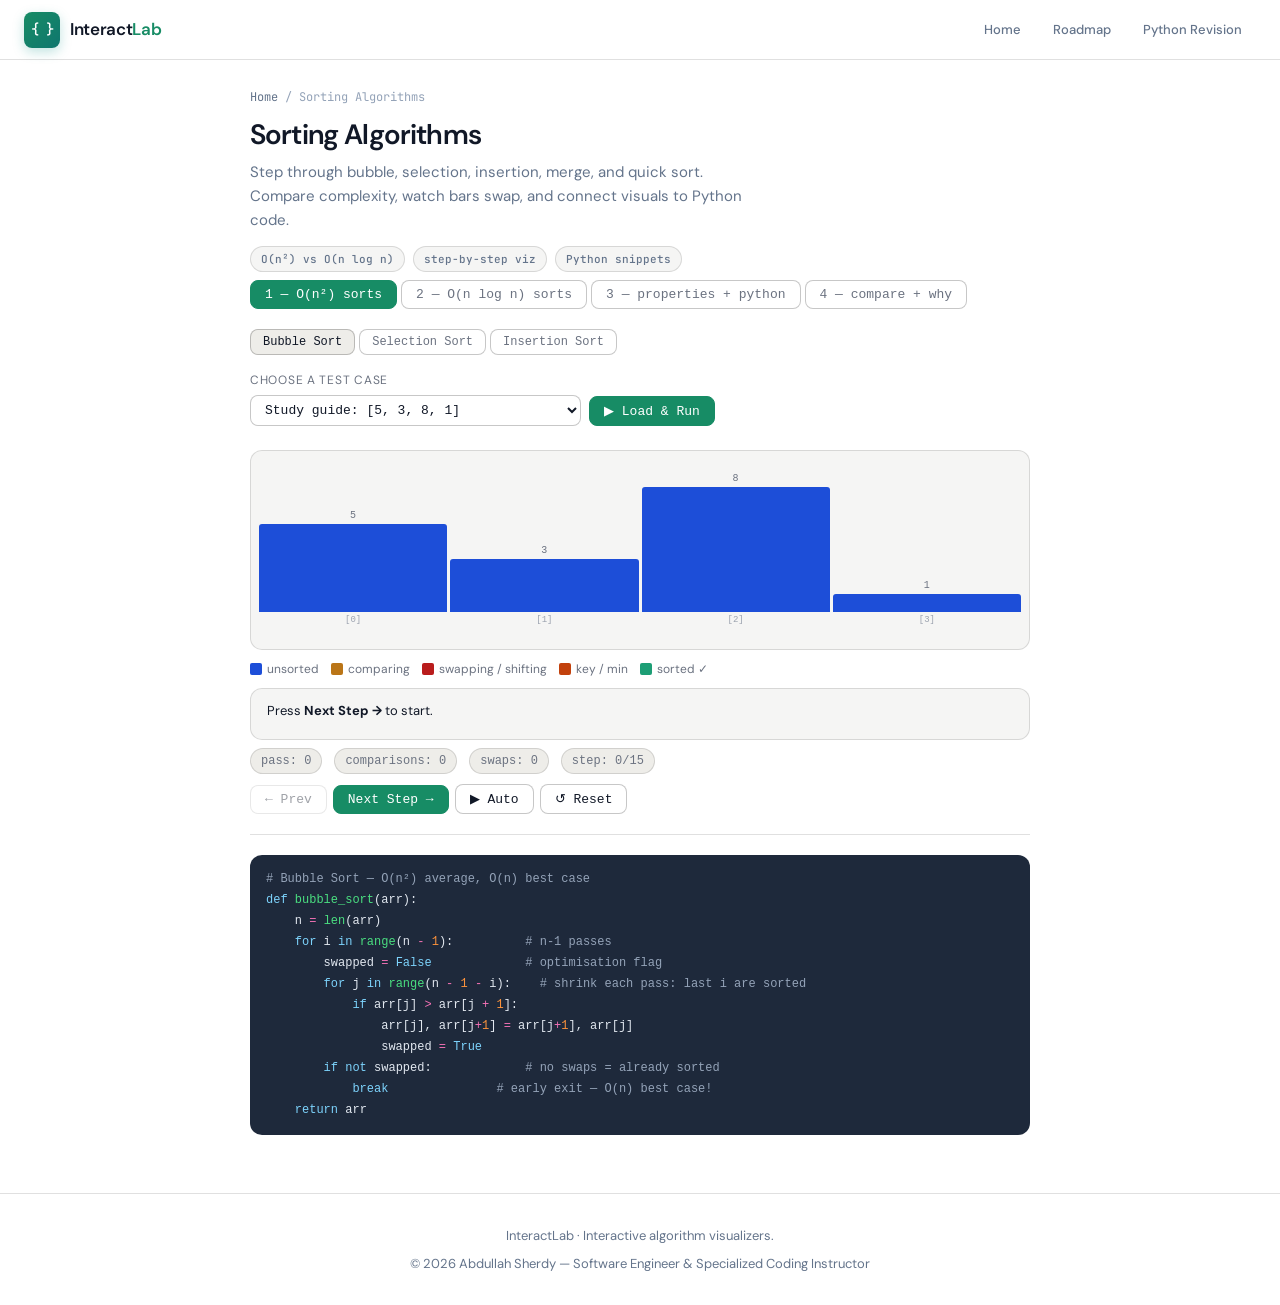
<file: sorting-algorithms.html>
<!DOCTYPE html>
<html lang="en">
<head>
<meta charset="UTF-8">
<meta name="viewport" content="width=device-width, initial-scale=1.0">
<meta name="description" content="Interactive visualizers for bubble, selection, insertion, merge, and quick sort. Learn swaps, shifts, and when to use each algorithm.">
<title>Sorting Algorithms  InteractLab</title>
<link rel="stylesheet" href="assets/css/site.css">

<style>
*, *::before, *::after { box-sizing: border-box; margin: 0; padding: 0; }
:root {
  --bg:#ffffff; --bg2:#f5f5f4; --bg3:#eeede9;
  --text:#111827; --text2:#6b7280; --text3:#9ca3af;
  --border:rgba(0,0,0,0.12); --border2:rgba(0,0,0,0.22);
  --radius:8px; --radius-lg:12px;
  --mono:'Courier New',monospace; --sans:system-ui,sans-serif;
  --green:#1D9E75; --green-dark:#0F6E56; --green-light:#E1F5EE;
  --amber:#BA7517; --amber-dark:#854F0B; --amber-light:#FAEEDA;
  --purple:#534AB7; --purple-dark:#3C3489; --purple-light:#EEEDFE;
  --blue:#1D4ED8; --blue-dark:#1e3a8a; --blue-light:#DBEAFE;
  --red:#B91C1C; --red-light:#FEE2E2;
  --orange:#C2410C; --orange-light:#FFEDD5;
  --teal:#178C65;
}
@media (prefers-color-scheme:dark) {
  :root {
    --bg:#1c1c1a; --bg2:#252523; --bg3:#2e2e2b;
    --text:#f0ede8; --text2:#9ca3af; --text3:#6b7280;
    --border:rgba(255,255,255,0.10); --border2:rgba(255,255,255,0.20);
    --green-light:#04342C; --amber-light:#412402; --purple-light:#26215C;
    --blue-light:#1e3a8a; --red-light:#450a0a; --orange-light:#431407;
  }
}
body { background:var(--bg); color:var(--text); font-family:var(--sans); padding:0; max-width:none; margin:0; }
h1 { font-size:18px; font-weight:500; margin-bottom:4px; }
.subtitle { font-size:13px; color:var(--text2); margin-bottom:20px; }

/* Nav */
.bw-nav { display:flex; gap:4px; margin-bottom:20px; flex-wrap:wrap; }
.bw-tab { padding:6px 14px; font-size:13px; border:0.5px solid var(--border2); border-radius:var(--radius); background:var(--bg); color:var(--text2); cursor:pointer; font-family:var(--mono); transition:background .15s,color .15s; }
.bw-tab:hover { background:var(--bg2); }
.bw-tab.active { background:var(--teal); color:#fff; border-color:var(--teal); }
.panel { display:none; }
.panel.active { display:block; }

/* Sub-nav */
.sub-nav { display:flex; gap:4px; margin-bottom:16px; flex-wrap:wrap; }
.sub-tab { padding:5px 12px; font-size:12px; border:0.5px solid var(--border2); border-radius:var(--radius); background:var(--bg); color:var(--text2); cursor:pointer; font-family:var(--mono); transition:background .15s; }
.sub-tab:hover { background:var(--bg2); }
.sub-tab.active { background:var(--bg3); color:var(--text); border-color:var(--border2); font-weight:500; }

/* Controls & inputs */
.bw-label { font-size:12px; color:var(--text2); margin-bottom:6px; letter-spacing:.06em; text-transform:uppercase; }
.bw-section { margin-bottom:24px; }
.input-row { display:flex; gap:8px; align-items:flex-end; margin-bottom:12px; flex-wrap:wrap; }
input[type=number],input[type=text] { padding:6px 10px; font-size:14px; font-family:var(--mono); border:0.5px solid var(--border2); border-radius:var(--radius); background:var(--bg); color:var(--text); outline:none; }
input[type=range] { flex:1; min-width:100px; accent-color:var(--teal); }
input[type=text] { width:260px; }
select { padding:6px 10px; font-size:13px; font-family:var(--mono); border:0.5px solid var(--border2); border-radius:var(--radius); background:var(--bg); color:var(--text); outline:none; cursor:pointer; }
button { padding:6px 14px; font-size:13px; font-family:var(--mono); border:0.5px solid var(--border2); border-radius:var(--radius); background:var(--bg); color:var(--text); cursor:pointer; transition:background .15s; white-space:nowrap; }
button:hover { background:var(--bg2); }
button.primary { background:var(--teal); color:#fff; border-color:var(--teal); }
button.primary:hover { opacity:.9; }
button:disabled { opacity:.4; cursor:not-allowed; }

/* Cards */
.bw-card { background:var(--bg); border:0.5px solid var(--border); border-radius:var(--radius-lg); padding:14px 16px; margin-bottom:10px; }
.bw-card h3 { font-size:14px; font-weight:500; margin:0 0 6px; }
.bw-card p { font-size:13px; color:var(--text2); margin:0; line-height:1.6; }
.divider { border:none; border-top:0.5px solid var(--border); margin:20px 0; }
.mono { font-family:var(--mono); background:var(--bg3); padding:1px 5px; border-radius:3px; font-size:12px; }
.tag { display:inline-block; padding:2px 8px; border-radius:4px; font-size:11px; }
.tag-g { background:var(--green-light); color:var(--green-dark); }
.tag-a { background:var(--amber-light); color:var(--amber-dark); }
.tag-r { background:var(--red-light); color:var(--red); }
.tag-p { background:var(--purple-light); color:var(--purple-dark); }
.tag-b { background:var(--blue-light); color:var(--blue-dark); }
.result-box { background:var(--bg2); border:0.5px solid var(--border); border-radius:var(--radius-lg); padding:14px 16px; margin-top:10px; }
.badge { display:inline-block; padding:2px 8px; border-radius:10px; font-size:11px; font-weight:500; }
.badge-fast { background:var(--green-light); color:var(--green-dark); }
.badge-ok   { background:var(--amber-light); color:var(--amber-dark); }
.badge-slow { background:var(--red-light); color:var(--red); }

/* ─── BAR CHART ─── */
.bars-wrap { display:flex; align-items:flex-end; gap:3px; height:200px; padding:20px 8px 22px; background:var(--bg2); border-radius:var(--radius-lg); border:0.5px solid var(--border); position:relative; }
.bar-col { flex:1; display:flex; flex-direction:column; align-items:center; justify-content:flex-end; gap:2px; height:100%; min-width:18px; }
.bar-val { font-size:10px; font-family:var(--mono); color:var(--text2); height:14px; text-align:center; }
.bar-body { width:100%; border-radius:3px 3px 0 0; transition:height .18s ease, background-color .12s ease; }
.bar-idx { font-size:9px; font-family:var(--mono); color:var(--text3); height:13px; }

/* ─── STEP PANEL ─── */
.step-info { background:var(--bg2); border-radius:var(--radius-lg); padding:12px 16px; margin-top:10px; font-size:13px; line-height:1.6; min-height:52px; border:0.5px solid var(--border); }
.step-info .hi { color:var(--teal); font-weight:600; }
.step-info .err { color:var(--red); font-weight:600; }
.step-controls { display:flex; gap:6px; margin-top:10px; align-items:center; flex-wrap:wrap; }
.step-counter { font-size:12px; color:var(--text2); font-family:var(--mono); margin-left:4px; }
.stats-row { display:flex; gap:12px; flex-wrap:wrap; margin-top:8px; }
.stat-chip { font-size:12px; font-family:var(--mono); padding:3px 10px; border-radius:20px; background:var(--bg3); color:var(--text2); border:0.5px solid var(--border); }

/* ─── LEGEND ─── */
.legend { display:flex; gap:12px; flex-wrap:wrap; font-size:12px; color:var(--text2); margin-top:10px; }
.legend-item { display:flex; align-items:center; gap:5px; }
.legend-dot { width:12px; height:12px; border-radius:2px; flex-shrink:0; }

/* ─── CODE BLOCK ─── */
.code-block { background:#1e293b; color:#e2e8f0; font-family:var(--mono); font-size:12px; border-radius:var(--radius-lg); padding:14px 16px; line-height:1.75; white-space:pre; overflow-x:auto; margin:10px 0; }

/* ─── MERGE/QUICK VIZ ─── */
.merge-row { display:flex; gap:6px; align-items:center; flex-wrap:wrap; margin:6px 0; font-family:var(--mono); font-size:12px; }
.seg { display:inline-flex; gap:2px; padding:4px 8px; border-radius:var(--radius); border:1.5px solid; }
.seg-item { padding:2px 6px; border-radius:3px; font-size:12px; font-family:var(--mono); }
.arrow { color:var(--text3); font-size:14px; }
.op-card { background:var(--bg2); border:0.5px solid var(--border); border-radius:var(--radius-lg); padding:12px 14px; margin-bottom:8px; }
.op-card .op-type { font-size:11px; font-weight:500; text-transform:uppercase; letter-spacing:.05em; margin-bottom:6px; }

/* ─── COMPARISON CHART ─── */
.cmp-bars { display:flex; gap:12px; align-items:flex-end; height:180px; padding:4px 0 20px; }
.cmp-group { flex:1; display:flex; flex-direction:column; align-items:center; gap:0; }
.cmp-bar { width:100%; border-radius:3px 3px 0 0; transition:height .35s ease; }
.cmp-label { font-size:10px; font-family:var(--mono); color:var(--text2); margin-top:4px; text-align:center; }
.cmp-val { font-size:10px; font-family:var(--mono); color:var(--text2); margin-bottom:2px; }

/* ─── PROPERTIES TABLE ─── */
.prop-table { width:100%; border-collapse:collapse; font-size:13px; margin-top:8px; }
.prop-table th { text-align:left; font-size:12px; color:var(--text2); padding:7px 10px; border-bottom:0.5px solid var(--border); font-weight:500; }
.prop-table td { padding:7px 10px; border-bottom:0.5px solid var(--border); vertical-align:middle; }
.prop-table tr:hover td { background:var(--bg2); }
.tick { color:var(--green); font-size:15px; }
.cross { color:var(--red); font-size:15px; }

/* ─── KEY= DEMO ─── */
.key-demo-box { font-family:var(--mono); font-size:12px; background:var(--bg2); border-radius:var(--radius-lg); padding:12px 14px; min-height:40px; border:0.5px solid var(--border); line-height:1.8; }

/* ─── WHY LEARN ─── */
.why-grid { display:grid; grid-template-columns:1fr 1fr; gap:10px; margin-top:10px; }
@media (max-width:520px) { .why-grid { grid-template-columns:1fr; } }
.why-card { border:0.5px solid var(--border); border-radius:var(--radius-lg); padding:14px; }
.why-card .why-num { font-size:24px; font-weight:700; font-family:var(--mono); color:var(--teal); margin-bottom:4px; }
.why-card .why-title { font-size:14px; font-weight:500; margin-bottom:6px; }
.why-card .why-body { font-size:13px; color:var(--text2); line-height:1.55; }

/* ─── DECISION TREE ─── */
.dec-item { display:flex; gap:12px; align-items:flex-start; padding:10px 14px; border-radius:var(--radius-lg); margin-bottom:6px; border:0.5px solid var(--border); }
.dec-cond { font-size:13px; font-weight:500; min-width:180px; }
.dec-answer { font-size:13px; color:var(--teal); font-weight:500; }
.dec-why { font-size:12px; color:var(--text2); margin-top:2px; }
</style>
</head>
<body class="site-body">
<div class="tutorial-shell">
<header class="site-header">
  <a class="site-logo" href="index.html"><span class="logo-mark">{ }</span><span class="logo-text">Interact<span>Lab</span></span></a>
  <button class="nav-toggle" type="button" aria-label="Open menu" aria-expanded="false">☰</button>
  <nav class="site-nav" aria-label="Main">
    <a href="index.html" class="nav-link">Home</a>
    <a href="404.html" class="nav-link">Roadmap</a>
    <a href="week16-revision-app/index.html" class="nav-link">Python Revision</a>
  </nav>
</header>
<section class="tutorial-hero">
  <p class="breadcrumb"><a href="index.html">Home</a> / Sorting Algorithms</p>
  <h1>Sorting Algorithms</h1>
  <p class="hero-desc">Step through bubble, selection, insertion, merge, and quick sort. Compare complexity, watch bars swap, and connect visuals to Python code.</p>
  <div class="hero-tags">
    <span class="hero-tag">O(n²) vs O(n log n)</span>
    <span class="hero-tag">step-by-step viz</span>
    <span class="hero-tag">Python snippets</span>
  </div>
</section>
<main class="tutorial-main">
<h1>Sorting Algorithms</h1>
<div class="bw-nav">
  <button class="bw-tab active" onclick="showPanel('slow')">1 — O(n²) sorts</button>
  <button class="bw-tab" onclick="showPanel('fast')">2 — O(n log n) sorts</button>
  <button class="bw-tab" onclick="showPanel('props')">3 — properties + python</button>
  <button class="bw-tab" onclick="showPanel('compare')">4 — compare + why</button>
</div>

<!-- PANEL 1 — O(n²) Sorts -->
<div id="p-slow" class="panel active">

  <div class="sub-nav">
    <button class="sub-tab active" onclick="setSlowAlgo('bubble',this)">Bubble Sort</button>
    <button class="sub-tab"        onclick="setSlowAlgo('selection',this)">Selection Sort</button>
    <button class="sub-tab"        onclick="setSlowAlgo('insertion',this)">Insertion Sort</button>
  </div>

  <div class="bw-section">
    <div class="bw-label">choose a test case</div>
    <div class="input-row">
      <select id="slow-preset" onchange="applySlowPreset()">
        <option value="5,3,8,1">Study guide: [5, 3, 8, 1]</option>
        <option value="64,25,12,22,11">Selection demo: [64, 25, 12, 22, 11]</option>
        <option value="7,2,5,1,8">Insertion demo: [7, 2, 5, 1, 8]</option>
        <option value="1,2,3,4,5">Best case (sorted): [1, 2, 3, 4, 5]</option>
        <option value="5,4,3,2,1">Worst case (reverse): [5, 4, 3, 2, 1]</option>
        <option value="9,3,7,1,5,8,2,6">Larger: [9, 3, 7, 1, 5, 8, 2, 6]</option>
        <option value="custom">Custom array...</option>
      </select>
      <input type="text" id="slow-custom" placeholder="e.g. 4,2,7,1,9" style="display:none">
      <button class="primary" onclick="resetSlow()">▶ Load & Run</button>
    </div>
  </div>

  <div id="slow-bars" class="bars-wrap"></div>

  <div class="legend">
    <div class="legend-item"><div class="legend-dot" style="background:#1D4ED8"></div> unsorted</div>
    <div class="legend-item"><div class="legend-dot" style="background:#BA7517"></div> comparing</div>
    <div class="legend-item"><div class="legend-dot" style="background:#B91C1C"></div> swapping / shifting</div>
    <div class="legend-item"><div class="legend-dot" style="background:#C2410C"></div> <span id="slow-legend3">key / min</span></div>
    <div class="legend-item"><div class="legend-dot" style="background:#1D9E75"></div> sorted ✓</div>
  </div>

  <div class="step-info" id="slow-info">Press <strong>Load & Run</strong> to begin.</div>

  <div class="stats-row">
    <span class="stat-chip" id="sl-pass">pass: 0</span>
    <span class="stat-chip" id="sl-cmp">comparisons: 0</span>
    <span class="stat-chip" id="sl-swap">swaps: 0</span>
    <span class="stat-chip" id="sl-step">step: 0/0</span>
  </div>

  <div class="step-controls">
    <button id="sl-prev" onclick="slowPrev()" disabled>← Prev</button>
    <button id="sl-next" onclick="slowNext()" class="primary">Next Step →</button>
    <button id="sl-auto" onclick="slowAuto()">▶ Auto</button>
    <button onclick="resetSlow()">↺ Reset</button>
  </div>

  <hr class="divider">

  <div id="slow-code"></div>
</div>

<!-- PANEL 2 — O(n log n) Sorts -->
<div id="p-fast" class="panel">

  <div class="sub-nav">
    <button class="sub-tab active" onclick="setFastAlgo('merge',this)">Merge Sort</button>
    <button class="sub-tab"        onclick="setFastAlgo('quick',this)">Quick Sort</button>
  </div>

  <div class="bw-section">
    <div class="bw-label">choose a test case</div>
    <div class="input-row">
      <select id="fast-preset" onchange="applyFastPreset()">
        <option value="5,3,8,1">Study guide: [5, 3, 8, 1]</option>
        <option value="9,3,7,1,5,8,2,6">Larger: [9, 3, 7, 1, 5, 8, 2, 6]</option>
        <option value="1,2,3,4,5">Best / worst case: [1, 2, 3, 4, 5]</option>
        <option value="5,4,3,2,1">Reverse sorted: [5, 4, 3, 2, 1]</option>
        <option value="10,7,3,8,1,5">Quick demo: [10, 7, 3, 8, 1, 5]</option>
        <option value="custom">Custom...</option>
      </select>
      <input type="text" id="fast-custom" placeholder="e.g. 4,2,7,1" style="display:none">
      <button class="primary" onclick="resetFast()">▶ Load & Run</button>
    </div>
  </div>

  <div id="fast-viz"></div>

  <div class="step-info" id="fast-info">Press <strong>Load & Run</strong> to begin.</div>
  <div class="stats-row">
    <span class="stat-chip" id="fa-ops">operations: 0</span>
    <span class="stat-chip" id="fa-depth">max depth: 0</span>
    <span class="stat-chip" id="fa-step">step: 0/0</span>
  </div>

  <div class="step-controls">
    <button id="fa-prev" onclick="fastPrev()" disabled>← Prev</button>
    <button id="fa-next" onclick="fastNext()" class="primary">Next Step →</button>
    <button id="fa-auto" onclick="fastAuto()">▶ Auto</button>
    <button onclick="resetFast()">↺ Reset</button>
  </div>

  <hr class="divider">

  <div class="bw-card" style="border-color:var(--blue);border-width:1.5px">
    <h3 style="color:var(--blue)">Merge Sort — Divide and Conquer</h3>
    <p>Split the list in half recursively until you have single elements (already sorted). Then merge pairs back together in order. The <strong>merge step</strong> is what does the real work — comparing two sorted halves and combining them. Big-O: <strong>O(n log n) always</strong> — best, average, and worst case.</p>
  </div>

  <div class="bw-card" style="border-color:var(--orange);border-width:1.5px;margin-top:8px">
    <h3 style="color:var(--orange)">Quick Sort — Pivot and Partition</h3>
    <p>Pick a pivot (last element). Partition: all items ≤ pivot go left, all items > pivot go right. Pivot is now in its FINAL position. Recurse on left and right. Big-O: <strong>O(n log n) average</strong>, but <strong>O(n²) worst case</strong> when the pivot is always the largest or smallest.</p>
  </div>

  <div id="fast-code" style="margin-top:12px"></div>
</div>

<!--  PANEL 3 — Properties + Python -->

<div id="p-props" class="panel">

  <div class="bw-section">
    <div class="bw-label">the three words you must know for interviews</div>

    <div style="display:grid;grid-template-columns:1fr 1fr 1fr;gap:10px" id="three-props-grid">

      <div class="bw-card" style="border-color:var(--blue);border-width:1.5px">
        <h3 style="color:var(--blue)">STABLE</h3>
        <p>Equal elements keep their original relative order. Sort students by grade — Alice(85) stays before Bob(85) if Alice was first.</p>
      </div>

      <div class="bw-card" style="border-color:var(--green);border-width:1.5px">
        <h3 style="color:var(--green)">IN-PLACE</h3>
        <p>Rearranges the original list using O(1) extra memory. Does NOT create a new copy of the list while sorting.</p>
      </div>
      
      <div class="bw-card" style="border-color:var(--amber);border-width:1.5px">
        <h3 style="color:var(--amber)">ADAPTIVE</h3>
        <p>Runs faster when input is already partially sorted. An adaptive sort "notices" order and does less work.</p>
      </div>

    </div>
    
  </div>

  <hr class="divider">

  <div class="bw-section">

    <div class="bw-label">full properties table — click a row for details</div>
    <table class="prop-table">
        
      <tr>
        <th>Algorithm</th><th>Big-O avg</th><th>Best case</th><th>Stable</th><th>In-place</th><th>Adaptive</th>
      </tr>

      <tr onclick="togglePropDetail('bd-bubble')" style="cursor:pointer">
        <td>Bubble Sort</td>
        <td><span class="badge badge-slow">O(n²)</span></td>
        <td><span class="badge badge-fast">O(n)</span></td>
        <td><span class="tick">✓</span></td><td><span class="tick">✓</span></td><td><span class="tick">✓</span></td>
      </tr>

      <tr id="bd-bubble" style="display:none">
        <td colspan="6" style="background:var(--bg2);padding:10px 14px;font-size:12px;color:var(--text2);line-height:1.7">
          Best case O(n) happens when the list is already sorted — the <span class="mono">swapped</span> flag detects this after just one pass and exits. Worst case O(n²) on reverse-sorted input. Stable because we only swap when <span class="mono">arr[j] &gt; arr[j+1]</span> (strictly greater, never equal). In-place because swaps happen inside the original array. Adaptive because the early-exit flag responds to input order.
        </td>
      </tr>

      <tr onclick="togglePropDetail('bd-sel')" style="cursor:pointer">
        <td>Selection Sort</td>
        <td><span class="badge badge-slow">O(n²)</span></td>
        <td><span class="badge badge-slow">O(n²)</span></td>
        <td><span class="tick">✓</span></td><td><span class="tick">✓</span></td><td><span class="cross">✗</span></td>
      </tr>

      <tr id="bd-sel" style="display:none">
        <td colspan="6" style="background:var(--bg2);padding:10px 14px;font-size:12px;color:var(--text2);line-height:1.7">
          Always O(n²) — no early exit. Even on a sorted list, it still scans all remaining elements to "confirm" the minimum. NOT adaptive. Makes exactly n-1 swaps total (one per pass). This makes it the winner when writes to memory are expensive. Stable in Python's naive implementation. In-place.
        </td>
      </tr>

      <tr onclick="togglePropDetail('bd-ins')" style="cursor:pointer">
        <td>Insertion Sort</td>
        <td><span class="badge badge-slow">O(n²)</span></td>
        <td><span class="badge badge-fast">O(n)</span></td>
        <td><span class="tick">✓</span></td><td><span class="tick">✓</span></td><td><span class="tick">✓</span></td>
      </tr>
      
      <tr id="bd-ins" style="display:none">
        <td colspan="6" style="background:var(--bg2);padding:10px 14px;font-size:12px;color:var(--text2);line-height:1.7">
          Best case O(n) on already-sorted input — each element only needs one comparison to confirm it's already in place, zero shifts. This is the <strong>best O(n²) algorithm for nearly-sorted data</strong>. Python's Timsort uses insertion sort for small sub-arrays (&lt;64 elements) for exactly this reason. Stable, in-place, and highly adaptive.
        </td>
      </tr>

      <tr onclick="togglePropDetail('bd-merge')" style="cursor:pointer">
        <td>merge Sort</td>
        <td><span class="badge badge-ok">O(n log n)</span></td>
        <td><span class="badge badge-ok">O(n log n)</span></td>
        <td><span class="tick">✓</span></td><td><span class="cross">✗</span></td><td><span class="cross">✗</span></td>
      </tr>
      
      <tr id="bd-merge" style="display:none">
        <td colspan="6" style="background:var(--bg2);padding:10px 14px;font-size:12px;color:var(--text2);line-height:1.7">
          O(n log n) in ALL cases — no worst case. Splits perfectly in half every time (log n levels). Each level does O(n) work during the merge. Total: O(n log n). Uses O(n) extra space for the temporary result lists during merge. NOT in-place. Stable because the merge step uses <span class="mono">&lt;=</span> (equal items from the left half are preferred). NOT adaptive — always does the same work.
        </td>
      </tr>

      <tr onclick="togglePropDetail('bd-quick')" style="cursor:pointer">
        <td> Quick Sort</td>
        <td><span class="badge badge-ok">O(n log n)</span></td>
        <td><span class="badge badge-ok">O(n log n)</span></td>
        <td><span class="cross">✗</span></td><td><span class="tick">✓</span></td><td><span class="cross">✗</span></td>
      </tr>

      <tr id="bd-quick" style="display:none">
        <td colspan="6" style="background:var(--bg2);padding:10px 14px;font-size:12px;color:var(--text2);line-height:1.7">
          O(n log n) average, but <span style="color:var(--red);font-weight:500">O(n²) worst case</span> when the pivot is always the largest or smallest item (already-sorted input with last-element pivot). In-place (only O(log n) stack space for recursion). NOT stable — equal elements can change order during partitioning. NOT adaptive in the basic form. Fix the worst case with random pivot or median-of-three selection.
        </td>
      </tr>

    </table>
    <p style="font-size:12px;color:var(--text2);margin-top:6px">↑ click any row to see full explanation</p>
  </div>

  <hr class="divider">

  <div class="bw-section">
    <div class="bw-label">🐍 Timsort — what Python actually uses</div>
    <div class="bw-card" style="border-color:var(--teal)">
      <h3 style="color:var(--teal)">Python's sorted() and .sort() both use Timsort</h3>
      <p>Timsort (2002, Tim Peters) is a hybrid of Merge Sort + Insertion Sort. It scans for already-sorted "runs" in the input, sorts small runs with Insertion Sort (O(n) on nearly-sorted), then merges all runs with Merge Sort. Result: <strong>O(n) best case, O(n log n) worst case. Stable. Adaptive.</strong> This is why everything you learned this week is inside Python's built-in sort.</p>
    </div>
  </div>

  <hr class="divider">

  <div class="bw-section">
    <div class="bw-label">sorted() vs .sort() — interactive demo</div>
    <div style="display:grid;grid-template-columns:1fr 1fr;gap:10px;margin-bottom:12px">
      <div class="bw-card" style="border-color:var(--blue)">
        <h3 style="color:var(--blue)">sorted(x)</h3>
        <p>Returns a <strong>new sorted list</strong>. The original <span class="mono">x</span> is NOT changed. Use when you need both sorted and original.</p>
      </div>

      <div class="bw-card" style="border-color:var(--orange)">
        <h3 style="color:var(--orange)">x.sort()</h3>
        <p>Sorts <strong>in place</strong>. Returns <span class="mono">None</span>. The original list IS changed. <span class="mono">new = x.sort()</span> gives you <span class="mono">None</span> — common mistake!</p>
      </div>

    </div>

    <div class="bw-label">key= parameter examples</div>

    <div class="input-row">
      <select id="key-demo" onchange="runKeyDemo()">
        <option value="len">Sort words by length (key=len)</option>
        <option value="last">Sort by last character (key=lambda w: w[-1])</option>
        <option value="grade_desc">Sort students by grade, descending</option>
        <option value="multi">Multi-key: grade desc, then name asc (ties)</option>
        <option value="stab">Stability demo: sort students by grade only</option>
      </select>
    </div>

    <div class="key-demo-box" id="key-output">Select an example above.</div>

  </div>
</div>

<!--  PANEL 4 — Compare + Why -->
  
<div id="p-compare" class="panel">

  <div class="bw-section">
    <div class="bw-label">operation count comparison — drag to change n</div>
    <div class="input-row">
      <input type="range" id="cmp-n" min="2" max="30" value="8" oninput="renderCompareChart()">
      <span style="font-size:18px;font-weight:500;font-family:var(--mono);min-width:50px" id="cmp-n-val">n = 8</span>
    </div>
    <div style="overflow-x:auto">
      <div class="cmp-bars" id="cmp-bars" style="min-width:300px"></div>
      <div style="display:flex;gap:12px;font-size:11px;font-family:var(--mono);color:var(--text2)" id="cmp-labels"></div>
    </div>
    <div style="display:flex;gap:12px;flex-wrap:wrap;margin-top:8px;font-size:12px;color:var(--text2)">
      <span><span style="color:var(--red)">■</span> O(n²) Bubble/Selection/Insertion</span>
      <span><span style="color:var(--blue)">■</span> O(n log n) Merge/Quick</span>
      <span><span style="color:var(--green)">■</span> O(1) dict lookup</span>
    </div>
    <div id="cmp-numbers" style="margin-top:10px;font-size:13px;font-family:var(--mono);color:var(--text2);line-height:1.8"></div>
  </div>

  <hr class="divider">

  <div class="bw-section">
    <div class="bw-label">full comparison table</div>
    <table class="prop-table">
      <tr>
        <th>Algorithm</th><th>Best</th><th>Average</th><th>Worst</th><th>Space</th><th>Stable</th><th>In-place</th><th>Adaptive</th>
      </tr>
      <tr><td>Bubble</td><td><span class="badge badge-fast">O(n)</span></td><td><span class="badge badge-slow">O(n²)</span></td><td><span class="badge badge-slow">O(n²)</span></td><td>O(1)</td><td><span class="tick">✓</span></td><td><span class="tick">✓</span></td><td><span class="tick">✓</span></td></tr>
      <tr><td>Selection</td><td><span class="badge badge-slow">O(n²)</span></td><td><span class="badge badge-slow">O(n²)</span></td><td><span class="badge badge-slow">O(n²)</span></td><td>O(1)</td><td><span class="tick">✓</span></td><td><span class="tick">✓</span></td><td><span class="cross">✗</span></td></tr>
      <tr><td>Insertion</td><td><span class="badge badge-fast">O(n)</span></td><td><span class="badge badge-slow">O(n²)</span></td><td><span class="badge badge-slow">O(n²)</span></td><td>O(1)</td><td><span class="tick">✓</span></td><td><span class="tick">✓</span></td><td><span class="tick">✓</span></td></tr>
      <tr><td>Merge</td><td><span class="badge badge-ok">O(n log n)</span></td><td><span class="badge badge-ok">O(n log n)</span></td><td><span class="badge badge-ok">O(n log n)</span></td><td>O(n)</td><td><span class="tick">✓</span></td><td><span class="cross">✗</span></td><td><span class="cross">✗</span></td></tr>
      <tr><td>Quick</td><td><span class="badge badge-ok">O(n log n)</span></td><td><span class="badge badge-ok">O(n log n)</span></td><td><span class="badge badge-slow">O(n²)</span></td><td>O(log n)</td><td><span class="cross">✗</span></td><td><span class="tick">✓</span></td><td><span class="cross">✗</span></td></tr>
    </table>
  </div>

  <hr class="divider">

  <div class="bw-section">
    <div class="bw-label">why do we learn O(n²) algorithms if O(n log n) is faster?</div>
    <div class="why-grid">
      <div class="why-card">
        <div class="why-num">01</div>
        <div class="why-title">Foundation for understanding</div>
        <div class="why-body">You cannot understand merge sort without first understanding what "comparing two items and swapping them" means. O(n²) algorithms make swaps and comparisons concrete before adding the complexity of recursion and divide-and-conquer.</div>
      </div>
      <div class="why-card">
        <div class="why-num">02</div>
        <div class="why-title">Small arrays: O(n²) wins</div>
        <div class="why-body">For n &lt; 20–30 elements, insertion sort is actually <em>faster</em> than merge sort in practice. Lower constant factors, no recursion overhead, better cache behaviour. Python's Timsort uses insertion sort for all sub-arrays smaller than 64 elements. The theory and the practice are different.</div>
      </div>
      <div class="why-card">
        <div class="why-num">03</div>
        <div class="why-title">Nearly sorted data is common</div>
        <div class="why-body">Real-world data is often mostly sorted: log files (timestamped), stock prices (small daily changes), contact lists (one new name added). Insertion sort runs in O(n) on nearly-sorted data. This is not a theoretical case — it is the common case in many applications.</div>
      </div>
      <div class="why-card">
        <div class="why-num">04</div>
        <div class="why-title">Every interview asks for them</div>
        <div class="why-body">Implement bubble sort, selection sort, insertion sort from scratch — this appears in software engineering interviews at every level. They test your ability to reason about loop invariants, indices, and nested iteration. You cannot skip them if you want to work as a developer.</div>
      </div>
      <div class="why-card">
        <div class="why-num">05</div>
        <div class="why-title">Algorithm design patterns</div>
        <div class="why-body">Each O(n²) sort teaches a reusable pattern: Bubble = "repeated passes until stable". Selection = "find minimum, place it" (greedy). Insertion = "maintain a sorted prefix invariant". These patterns appear in many other algorithms across your entire career.</div>
      </div>
      <div class="why-card">
        <div class="why-num">06</div>
        <div class="why-title">Gateway to advanced topics</div>
        <div class="why-body">Understanding why O(n log n) is better than O(n²) prepares you for binary search (Week 13), divide-and-conquer (everywhere), and the fact that O(n log n) is the proven lower bound for comparison-based sorting. You will use this knowledge for the rest of your programming career.</div>
      </div>
    </div>
  </div>

  <hr class="divider">

  <div class="bw-section">
    <div class="bw-label">when should you use each algorithm?</div>
    <div class="dec-item" style="background:var(--green-light)">
      <div><div class="dec-cond">n &lt; 20 elements</div><div class="dec-why">or nearly-sorted input</div></div>
      <div><div class="dec-answer">Insertion Sort</div><div class="dec-why">O(n) on sorted data, simplest to implement, lowest overhead for tiny arrays.</div></div>
    </div>
    <div class="dec-item">
      <div><div class="dec-cond">General purpose, stability required</div><div class="dec-why">any size, correctness matters</div></div>
      <div><div class="dec-answer">Merge Sort</div><div class="dec-why">Guaranteed O(n log n), stable, great for linked lists and external sorting (data on disk).</div></div>
    </div>
    <div class="dec-item">
      <div><div class="dec-cond">Memory is tight, random data</div><div class="dec-why">average performance matters most</div></div>
      <div><div class="dec-answer">Quick Sort</div><div class="dec-why">In-place, O(log n) stack space, fastest in practice on random data. Use random pivot.</div></div>
    </div>
    <div class="dec-item">
      <div><div class="dec-cond">Count minimum writes to memory</div><div class="dec-why">e.g. writing to slow storage</div></div>
      <div><div class="dec-answer">Selection Sort</div><div class="dec-why">Exactly n-1 swaps total. Best algorithm when write operations are expensive.</div></div>
    </div>
    <div class="dec-item" style="background:var(--blue-light)">
      <div><div class="dec-cond">Writing real Python code</div><div class="dec-why">production, not academic</div></div>
      <div><div class="dec-answer">sorted() / .sort()</div><div class="dec-why">Timsort handles everything. Stable, adaptive, O(n log n). Always use the built-in unless you have a specific reason not to.</div></div>
    </div>
  </div>
</div>

<script>
/* ══════════════════════════════════════════
   PANEL SWITCHER
══════════════════════════════════════════ */
const PANELS = ['slow','fast','props','compare'];
function showPanel(id) {
  PANELS.forEach(p => document.getElementById('p-'+p).classList.toggle('active', p===id));
  document.querySelectorAll('.bw-tab').forEach((t,i) => t.classList.toggle('active', PANELS[i]===id));
  if(id==='compare') renderCompareChart();
  if(id==='props') runKeyDemo();
}

/* ══════════════════════════════════════════
   BAR RENDERING
══════════════════════════════════════════ */
const COLORS = {
  default:'#1D4ED8', cmp:'#BA7517', swap:'#B91C1C',
  keyc:'#6D28D9', minc:'#C2410C', sorted:'#1D9E75', pivot:'#7C3AED'
};

function renderBars(containerId, arr, state={}) {
  const container = document.getElementById(containerId);
  if(!container || !arr || !arr.length) return;
  const max = Math.max(...arr, 1);
  const H = 140;
  const { cmp=[], swap=[], sorted=[], key=-1, min=-1, pivot=-1 } = state;
  container.innerHTML = arr.map((v,i) => {
    let col = COLORS.default;
    if(sorted.includes(i)) col = COLORS.sorted;
    if(cmp.includes(i)) col = COLORS.cmp;
    if(swap.includes(i)) col = COLORS.swap;
    if(i===key) col = COLORS.keyc;
    if(i===min) col = COLORS.minc;
    if(i===pivot) col = COLORS.pivot;
    const h = Math.max(14, Math.round((v/max)*H));
    return `<div class="bar-col"><span class="bar-val">${v}</span><div class="bar-body" style="height:${h}px;background:${col}"></div><span class="bar-idx">[${i}]</span></div>`;
  }).join('');
}

/* ══════════════════════════════════════════
   STEP COMPUTATION — O(n²) SORTS
══════════════════════════════════════════ */
function computeBubble(input) {
  let arr=[...input], n=arr.length, steps=[], sorted=new Set(), swaps=0, cmps=0;
  steps.push({arr:[...arr],cmp:[],swap:[],sorted:[],key:-1,min:-1,info:'Starting <strong>Bubble Sort</strong>. We compare each pair of neighbours and swap if the left is larger than the right.',swaps,cmps,pass:0});
  for(let i=0;i<n-1;i++){
    let swapped=false;
    for(let j=0;j<n-1-i;j++){
      cmps++;
      const doSwap = arr[j]>arr[j+1];
      steps.push({arr:[...arr],cmp:[j,j+1],swap:[],sorted:[...sorted],key:-1,min:-1,
        info:`Pass ${i+1}: Compare arr[${j}]=${arr[j]} vs arr[${j+1}]=${arr[j+1]} → <span class="${doSwap?'err':'hi'}">${doSwap?`${arr[j]} > ${arr[j+1]}, SWAP!`:`${arr[j]} ≤ ${arr[j+1]}, no swap`}</span>`,swaps,cmps,pass:i+1});
      if(doSwap){
        [arr[j],arr[j+1]]=[arr[j+1],arr[j]]; swaps++; swapped=true;
        steps.push({arr:[...arr],cmp:[],swap:[j,j+1],sorted:[...sorted],key:-1,min:-1,
          info:`✦ Swapped! Array is now: [${arr.join(', ')}]`,swaps,cmps,pass:i+1});
      }
    }
    sorted.add(n-1-i);
    if(!swapped){
      for(let k=0;k<n;k++) sorted.add(k);
      steps.push({arr:[...arr],cmp:[],swap:[],sorted:[...sorted],key:-1,min:-1,
        info:`<span class="hi">Pass ${i+1} complete — zero swaps! The list is already sorted. Early exit! ✅ Big-O best case: O(n)</span>`,swaps,cmps,pass:i+1,done:true});
      return steps;
    }
    steps.push({arr:[...arr],cmp:[],swap:[],sorted:[...sorted],key:-1,min:-1,
      info:`End of pass ${i+1}: <span class="hi">${arr[n-1-i]}</span> is now in its final position at index ${n-1-i}.`,swaps,cmps,pass:i+1});
  }
  for(let k=0;k<n;k++) sorted.add(k);
  steps.push({arr:[...arr],cmp:[],swap:[],sorted:[...sorted],key:-1,min:-1,
    info:`<span class="hi">✅ Sorting complete!</span> [${arr.join(', ')}] — ${swaps} swaps, ${cmps} comparisons.`,swaps,cmps,done:true});
  return steps;
}

function computeSelection(input) {
  let arr=[...input], n=arr.length, steps=[], sorted=new Set(), swaps=0, cmps=0;
  steps.push({arr:[...arr],cmp:[],swap:[],sorted:[],key:-1,min:-1,
    info:'Starting <strong>Selection Sort</strong>. Each pass scans remaining items, finds the minimum, and places it at the front.',swaps,cmps,pass:0});
  for(let i=0;i<n;i++){
    let minIdx=i;
    steps.push({arr:[...arr],cmp:[i],swap:[],sorted:[...sorted],key:-1,min:i,
      info:`Pass ${i+1}: Looking for minimum in positions ${i}–${n-1}. Current candidate: arr[${i}]=${arr[i]}`,swaps,cmps,pass:i+1});
    for(let j=i+1;j<n;j++){
      cmps++;
      const found=arr[j]<arr[minIdx];
      steps.push({arr:[...arr],cmp:[j],swap:[],sorted:[...sorted],key:-1,min:minIdx,
        info:`Compare arr[${j}]=${arr[j]} with current min arr[${minIdx}]=${arr[minIdx]} → <span class="${found?'hi':''}"> ${found?`${arr[j]} is smaller! New minimum.`:`${arr[j]} is not smaller. Keep ${arr[minIdx]}.`}</span>`,swaps,cmps,pass:i+1});
      if(found) minIdx=j;
    }
    if(minIdx!==i){
      steps.push({arr:[...arr],cmp:[],swap:[i,minIdx],sorted:[...sorted],key:-1,min:minIdx,
        info:`Minimum <span class="hi">${arr[minIdx]}</span> found at index ${minIdx}. Swap it with position ${i}.`,swaps,cmps,pass:i+1});
      [arr[i],arr[minIdx]]=[arr[minIdx],arr[i]]; swaps++;
    } else {
      steps.push({arr:[...arr],cmp:[],swap:[],sorted:[...sorted],key:-1,min:i,
        info:`Minimum <span class="hi">${arr[i]}</span> is already at position ${i}. No swap needed.`,swaps,cmps,pass:i+1});
    }
    sorted.add(i);
    steps.push({arr:[...arr],cmp:[],swap:[],sorted:[...sorted],key:-1,min:-1,
      info:`Pass ${i+1} done: <span class="hi">${arr[i]}</span> is now in its final position (index ${i}).`,swaps,cmps,pass:i+1});
  }
  steps.push({arr:[...arr],cmp:[],swap:[],sorted:[...sorted],key:-1,min:-1,
    info:`<span class="hi">✅ Sorting complete!</span> [${arr.join(', ')}] — ${swaps} swaps, ${cmps} comparisons.`,swaps,cmps,done:true});
  return steps;
}

function computeInsertion(input) {
  let arr=[...input], n=arr.length, steps=[], sorted=new Set([0]), swaps=0, cmps=0;
  steps.push({arr:[...arr],cmp:[],swap:[],sorted:[0],key:-1,min:-1,
    info:`Starting <strong>Insertion Sort</strong>. arr[0]=${arr[0]} is our initial 1-element sorted section. We pick each remaining item and insert it in the right place.`,swaps,cmps,pass:0});
  for(let i=1;i<n;i++){
    const keyVal=arr[i];
    steps.push({arr:[...arr],cmp:[],swap:[],sorted:[...sorted],key:i,min:-1,
      info:`Pick <span class="hi">key = arr[${i}] = ${keyVal}</span>. Sorted section so far: [${arr.slice(0,i).join(', ')}]. We will insert ${keyVal} in the correct position.`,swaps,cmps,pass:i});
    let j=i-1;
    while(j>=0 && arr[j]>keyVal){
      cmps++;
      steps.push({arr:[...arr],cmp:[j],swap:[],sorted:[...sorted],key:j+1,min:-1,
        info:`Compare key <span class="hi">${keyVal}</span> with arr[${j}]=${arr[j]}. <span class="err">${arr[j]} > ${keyVal}</span> → shift arr[${j}] one position right.`,swaps,cmps,pass:i});
      arr[j+1]=arr[j]; swaps++;
      steps.push({arr:[...arr],cmp:[],swap:[j,j+1],sorted:[...sorted],key:j,min:-1,
        info:`Shifted ${arr[j+1]} right to index ${j+1}. Array: [${arr.join(', ')}]`,swaps,cmps,pass:i});
      j--;
    }
    if(j>=0){cmps++;
      steps.push({arr:[...arr],cmp:[j],swap:[],sorted:[...sorted],key:j+1,min:-1,
        info:`Compare key <span class="hi">${keyVal}</span> with arr[${j}]=${arr[j]}. <span class="hi">${arr[j]} ≤ ${keyVal}</span> → found insertion point!`,swaps,cmps,pass:i});}
    arr[j+1]=keyVal; sorted.add(i);
    steps.push({arr:[...arr],cmp:[],swap:[],sorted:[...sorted],key:j+1,min:-1,
      info:`Inserted <span class="hi">${keyVal}</span> at index ${j+1}. Sorted section is now: [${arr.slice(0,i+1).join(', ')}]`,swaps,cmps,pass:i});
  }
  steps.push({arr:[...arr],cmp:[],swap:[],sorted:[...sorted],key:-1,min:-1,
    info:`<span class="hi">✅ Sorting complete!</span> [${arr.join(', ')}] — ${swaps} shifts, ${cmps} comparisons.`,swaps,cmps,done:true});
  return steps;
}

/* ══════════════════════════════════════════
   SLOW SORT STATE
══════════════════════════════════════════ */
let slowAlgo='bubble', slowSteps=[], slowPtr=0, slowTimer=null;

const SLOW_CODES = {
  bubble:`<div class="code-block"><span style="color:#94a3b8"># Bubble Sort — O(n²) average, O(n) best case</span>
<span style="color:#7dd3fc">def</span> <span style="color:#4ade80">bubble_sort</span>(arr):
    n <span style="color:#f472b6">=</span> <span style="color:#4ade80">len</span>(arr)
    <span style="color:#7dd3fc">for</span> i <span style="color:#7dd3fc">in</span> <span style="color:#4ade80">range</span>(n <span style="color:#f472b6">-</span> <span style="color:#fb923c">1</span>):          <span style="color:#94a3b8"># n-1 passes</span>
        swapped <span style="color:#f472b6">=</span> <span style="color:#7dd3fc">False</span>             <span style="color:#94a3b8"># optimisation flag</span>
        <span style="color:#7dd3fc">for</span> j <span style="color:#7dd3fc">in</span> <span style="color:#4ade80">range</span>(n <span style="color:#f472b6">-</span> <span style="color:#fb923c">1</span> <span style="color:#f472b6">-</span> i):    <span style="color:#94a3b8"># shrink each pass: last i are sorted</span>
            <span style="color:#7dd3fc">if</span> arr[j] <span style="color:#f472b6">&gt;</span> arr[j <span style="color:#f472b6">+</span> <span style="color:#fb923c">1</span>]:
                arr[j], arr[j<span style="color:#f472b6">+</span><span style="color:#fb923c">1</span>] <span style="color:#f472b6">=</span> arr[j<span style="color:#f472b6">+</span><span style="color:#fb923c">1</span>], arr[j]
                swapped <span style="color:#f472b6">=</span> <span style="color:#7dd3fc">True</span>
        <span style="color:#7dd3fc">if not</span> swapped:             <span style="color:#94a3b8"># no swaps = already sorted</span>
            <span style="color:#7dd3fc">break</span>               <span style="color:#94a3b8"># early exit — O(n) best case!</span>
    <span style="color:#7dd3fc">return</span> arr</div>`,
  selection:`<div class="code-block"><span style="color:#94a3b8"># Selection Sort — O(n²) always (no early exit)</span>
<span style="color:#7dd3fc">def</span> <span style="color:#4ade80">selection_sort</span>(arr):
    n <span style="color:#f472b6">=</span> <span style="color:#4ade80">len</span>(arr)
    <span style="color:#7dd3fc">for</span> i <span style="color:#7dd3fc">in</span> <span style="color:#4ade80">range</span>(n):              <span style="color:#94a3b8"># i = position we are filling</span>
        min_idx <span style="color:#f472b6">=</span> i               <span style="color:#94a3b8"># assume current is the minimum</span>
        <span style="color:#7dd3fc">for</span> j <span style="color:#7dd3fc">in</span> <span style="color:#4ade80">range</span>(i <span style="color:#f472b6">+</span> <span style="color:#fb923c">1</span>, n):   <span style="color:#94a3b8"># search the unsorted section</span>
            <span style="color:#7dd3fc">if</span> arr[j] <span style="color:#f472b6">&lt;</span> arr[min_idx]:
                min_idx <span style="color:#f472b6">=</span> j         <span style="color:#94a3b8"># found new minimum</span>
        <span style="color:#94a3b8"># one swap puts the minimum in its final place</span>
        arr[i], arr[min_idx] <span style="color:#f472b6">=</span> arr[min_idx], arr[i]
    <span style="color:#7dd3fc">return</span> arr</div>`,
  insertion:`<div class="code-block"><span style="color:#94a3b8"># Insertion Sort — O(n²) average, O(n) best case (nearly sorted!)</span>
<span style="color:#7dd3fc">def</span> <span style="color:#4ade80">insertion_sort</span>(arr):
    <span style="color:#7dd3fc">for</span> i <span style="color:#7dd3fc">in</span> <span style="color:#4ade80">range</span>(<span style="color:#fb923c">1</span>, <span style="color:#4ade80">len</span>(arr)):     <span style="color:#94a3b8"># left of i is always sorted</span>
        key <span style="color:#f472b6">=</span> arr[i]               <span style="color:#94a3b8"># item to insert</span>
        j <span style="color:#f472b6">=</span> i <span style="color:#f472b6">-</span> <span style="color:#fb923c">1</span>                  <span style="color:#94a3b8"># look left into sorted section</span>
        <span style="color:#7dd3fc">while</span> j <span style="color:#f472b6">&gt;=</span> <span style="color:#fb923c">0</span> <span style="color:#7dd3fc">and</span> arr[j] <span style="color:#f472b6">&gt;</span> key:
            arr[j <span style="color:#f472b6">+</span> <span style="color:#fb923c">1</span>] <span style="color:#f472b6">=</span> arr[j]   <span style="color:#94a3b8"># shift right to make room</span>
            j <span style="color:#f472b6">-=</span> <span style="color:#fb923c">1</span>
        arr[j <span style="color:#f472b6">+</span> <span style="color:#fb923c">1</span>] <span style="color:#f472b6">=</span> key          <span style="color:#94a3b8"># insert in correct position</span>
    <span style="color:#7dd3fc">return</span> arr</div>`
};

const SLOW_LEGEND3 = { bubble:'(unused)', selection:'orange = current min', insertion:'purple = key being inserted' };

function setSlowAlgo(algo, btn) {
  slowAlgo=algo;
  document.querySelectorAll('#p-slow .sub-tab').forEach(t=>t.classList.remove('active'));
  if(btn) btn.classList.add('active');
  document.getElementById('slow-legend3').textContent = SLOW_LEGEND3[algo];
  resetSlow();
}

function parseArr(str) {
  return str.split(',').map(s=>parseInt(s.trim())).filter(n=>!isNaN(n)&&n>=1&&n<=99).slice(0,12);
}

function getSlowArr() {
  const preset = document.getElementById('slow-preset').value;
  if(preset==='custom') return parseArr(document.getElementById('slow-custom').value);
  return parseArr(preset);
}

function applySlowPreset() {
  const preset = document.getElementById('slow-preset').value;
  document.getElementById('slow-custom').style.display = preset==='custom'?'inline':'none';
}

function resetSlow() {
  clearInterval(slowTimer);
  const arr = getSlowArr();
  if(!arr.length){document.getElementById('slow-info').innerHTML='<span class="err">Please enter a valid array (numbers 1–99, comma separated)</span>'; return;}
  const fn = {bubble:computeBubble,selection:computeSelection,insertion:computeInsertion}[slowAlgo];
  slowSteps = fn(arr);
  slowPtr = 0;
  renderBars('slow-bars', arr, {cmp:[],swap:[],sorted:[],key:-1,min:-1});
  document.getElementById('slow-info').innerHTML = 'Press <strong>Next Step →</strong> to start.';
  document.getElementById('sl-pass').textContent = 'pass: 0';
  document.getElementById('sl-cmp').textContent = 'comparisons: 0';
  document.getElementById('sl-swap').textContent = 'swaps: 0';
  document.getElementById('sl-step').textContent = `step: 0/${slowSteps.length}`;
  document.getElementById('sl-prev').disabled = true;
  document.getElementById('sl-next').disabled = false;
  document.getElementById('slow-code').innerHTML = SLOW_CODES[slowAlgo];
}

function renderSlowStep(ptr) {
  const s = slowSteps[ptr];
  if(!s) return;
  renderBars('slow-bars', s.arr, {cmp:s.cmp,swap:s.swap,sorted:[...s.sorted],key:s.key,min:s.min});
  document.getElementById('slow-info').innerHTML = s.info;
  document.getElementById('sl-pass').textContent = `pass: ${s.pass}`;
  document.getElementById('sl-cmp').textContent = `comparisons: ${s.cmps}`;
  document.getElementById('sl-swap').textContent = `swaps/shifts: ${s.swaps}`;
  document.getElementById('sl-step').textContent = `step: ${ptr+1}/${slowSteps.length}`;
  document.getElementById('sl-prev').disabled = ptr===0;
  document.getElementById('sl-next').disabled = ptr>=slowSteps.length-1;
}

function slowNext() { if(slowPtr<slowSteps.length){renderSlowStep(slowPtr);slowPtr++;} }
function slowPrev() { if(slowPtr>1){slowPtr-=2;renderSlowStep(slowPtr);slowPtr++;} }
function slowAuto() {
  clearInterval(slowTimer);
  slowTimer = setInterval(()=>{ if(slowPtr>=slowSteps.length){clearInterval(slowTimer);return;} renderSlowStep(slowPtr); slowPtr++; },700);
}

/* ══════════════════════════════════════════
   FAST SORT STATE
══════════════════════════════════════════ */
let fastAlgo='merge', fastSteps=[], fastPtr=0, fastTimer=null;

function computeMerge(input) {
  const ops=[];
  function ms(arr, depth) {
    if(arr.length<=1){ ops.push({type:'base',arr:[...arr],depth,info:`Base case: [${arr.join(',')||'empty'}] — length ≤ 1, already sorted`}); return [...arr]; }
    const mid=Math.floor(arr.length/2);
    const L=arr.slice(0,mid), R=arr.slice(mid);
    ops.push({type:'split',arr:[...arr],left:[...L],right:[...R],depth,info:`<span class="hi">Split</span> [${arr.join(',')}] → left:[${L.join(',')}]  +  right:[${R.join(',')}]`});
    const ls=ms(L,depth+1), rs=ms(R,depth+1);
    const merged=[]; let li=0,ri=0;
    while(li<ls.length&&ri<rs.length){
      ops.push({type:'merge-cmp',depth,left:[...ls],right:[...rs],li,ri,merged:[...merged],info:`Merge: compare <span class="hi">${ls[li]}</span> (left[${li}]) vs <span class="hi">${rs[ri]}</span> (right[${ri}]) → take ${ls[li]<=rs[ri]?ls[li]:rs[ri]}`});
      if(ls[li]<=rs[ri]) merged.push(ls[li++]); else merged.push(rs[ri++]);
    }
    while(li<ls.length) merged.push(ls[li++]);
    while(ri<rs.length) merged.push(rs[ri++]);
    ops.push({type:'merged',depth,left:[...ls],right:[...rs],result:[...merged],info:`<span class="hi">Merged</span> [${ls.join(',')}] + [${rs.join(',')}] → <strong>[${merged.join(',')}]</strong> ✓`});
    return merged;
  }
  ms([...input],0);
  return ops;
}

function computeQuick(input) {
  const ops=[];
  function qs(arr, depth) {
    if(arr.length<=1){ if(arr.length) ops.push({type:'base',arr:[...arr],depth,info:`Base case: [${arr.join('')}] — single element, in its final place`}); return [...arr]; }
    const pivot=arr[arr.length-1];
    const left=arr.slice(0,-1).filter(x=>x<=pivot);
    const right=arr.slice(0,-1).filter(x=>x>pivot);
    ops.push({type:'partition',arr:[...arr],pivot,left:[...left],right:[...right],depth,
      info:`<span class="hi">Pivot = ${pivot}</span> (last element). Partition: items ≤${pivot} → left:[${left.join(',')||'empty'}] | pivot:[${pivot}] | items >${pivot} → right:[${right.join(',')||'empty'}]`});
    const sl=qs(left,depth+1), sr=qs(right,depth+1);
    const result=[...sl,pivot,...sr];
    ops.push({type:'combine',depth,sortedLeft:[...sl],pivot,sortedRight:[...sr],result:[...result],
      info:`<span class="hi">Combine</span>: [${sl.join(',')||''}] + [<span style="color:var(--purple)">${pivot}</span>] + [${sr.join(',')||''}] = <strong>[${result.join(',')}]</strong>`});
    return result;
  }
  qs([...input],0);
  return ops;
}

function renderMergeStep(s) {
  const viz = document.getElementById('fast-viz');
  let html='';
  const depthColors=['#1D9E75','#1D4ED8','#BA7517','#534AB7','#B91C1C','#C2410C'];
  const col = d => depthColors[d%depthColors.length];
  const pill = (v,bg) => `<span style="display:inline-block;padding:2px 8px;border-radius:3px;background:${bg};color:#fff;font-family:var(--mono);font-size:12px;margin:1px">${v}</span>`;

  if(s.type==='split'){
    html=`<div class="op-card"><div class="op-type" style="color:${col(s.depth)}">↓ SPLIT (depth ${s.depth})</div>
      <div class="merge-row"><span class="tag tag-a">input</span> ${s.arr.map(v=>pill(v,'#BA7517')).join('')}</div>
      <div style="font-size:18px;color:var(--text3);padding:2px 8px">↓</div>
      <div class="merge-row"><span class="tag tag-b" style="background:var(--blue-light);color:var(--blue-dark)">left</span> ${s.left.map(v=>pill(v,'#1D4ED8')).join('')}
        &nbsp;&nbsp; <span class="tag tag-g">right</span> ${s.right.map(v=>pill(v,'#1D9E75')).join('')}</div></div>`;
  } else if(s.type==='base'){
    html=`<div class="op-card" style="border-color:var(--green)"><div class="op-type" style="color:var(--green)">✓ BASE CASE (depth ${s.depth})</div>
      <div class="merge-row">${s.arr.map(v=>pill(v,'#1D9E75')).join('')} already sorted</div></div>`;
  } else if(s.type==='merge-cmp'){
    html=`<div class="op-card" style="border-color:var(--amber)"><div class="op-type" style="color:var(--amber)">⚖ COMPARING (depth ${s.depth})</div>
      <div class="merge-row"><span class="tag tag-b" style="background:var(--blue-light);color:var(--blue-dark)">left</span> ${s.left.map((v,i)=>pill(v,i===s.li?'#BA7517':'#1D4ED8')).join('')}
        &nbsp;&nbsp; <span class="tag tag-g">right</span> ${s.right.map((v,i)=>pill(v,i===s.ri?'#BA7517':'#1D9E75')).join('')}</div>
      <div class="merge-row" style="margin-top:4px"><span class="tag tag-g">merged so far</span> ${s.merged.length?s.merged.map(v=>pill(v,'#0F6E56')).join(''):'<span style="color:var(--text3);font-size:12px">empty</span>'}</div></div>`;
  } else if(s.type==='merged'){
    html=`<div class="op-card" style="border-color:var(--green)"><div class="op-type" style="color:var(--green)">✓ MERGED (depth ${s.depth})</div>
      <div class="merge-row"><span class="tag tag-b" style="background:var(--blue-light);color:var(--blue-dark)">left</span> ${s.left.map(v=>pill(v,'#1D4ED8')).join('')}
        &nbsp;&nbsp; <span class="tag tag-g">right</span> ${s.right.map(v=>pill(v,'#1D9E75')).join('')}</div>
      <div style="font-size:16px;color:var(--text3);padding:2px 8px">↓</div>
      <div class="merge-row">${s.result.map(v=>pill(v,'#0F6E56')).join('')}</div></div>`;
  }
  viz.innerHTML = html;
}

function renderQuickStep(s) {
  const viz = document.getElementById('fast-viz');
  const pill = (v,bg,border) => `<span style="display:inline-block;padding:2px 8px;border-radius:3px;background:${bg};color:#fff;font-family:var(--mono);font-size:12px;margin:1px;${border?`outline:2px solid ${border}`:''}">  ${v}</span>`;
  let html='';
  if(s.type==='partition'){
    html=`<div class="op-card" style="border-color:var(--purple-dark)"><div class="op-type" style="color:var(--purple-dark)">✂ PARTITION (depth ${s.depth})</div>
      <div class="merge-row"><span class="tag tag-a">original</span> ${s.arr.slice(0,-1).map(v=>pill(v,'#374151')).join('')} ${pill(s.pivot,'#534AB7','#a78bfa')}</div>
      <div style="font-size:16px;color:var(--text3);padding:2px 8px">↓</div>
      <div class="merge-row">
        <span class="tag tag-b" style="background:var(--blue-light);color:var(--blue-dark)">left ≤${s.pivot}</span> ${s.left.length?s.left.map(v=>pill(v,'#1D4ED8')).join(''):'<span style="color:var(--text3);font-size:12px">empty</span>'}
        &nbsp;&nbsp; <span class="tag tag-p">pivot</span> ${pill(s.pivot,'#534AB7')}
        &nbsp;&nbsp; <span class="tag tag-r">right >${s.pivot}</span> ${s.right.length?s.right.map(v=>pill(v,'#B91C1C')).join(''):'<span style="color:var(--text3);font-size:12px">empty</span>'}
      </div></div>`;
  } else if(s.type==='base'){
    html=`<div class="op-card" style="border-color:var(--green)"><div class="op-type" style="color:var(--green)">✓ BASE CASE (depth ${s.depth})</div>
      <div class="merge-row">${s.arr.map(v=>pill(v,'#1D9E75')).join('')} single element — in final position</div></div>`;
  } else if(s.type==='combine'){
    html=`<div class="op-card" style="border-color:var(--green)"><div class="op-type" style="color:var(--green)">✓ COMBINE (depth ${s.depth})</div>
      <div class="merge-row">
        <span class="tag tag-b" style="background:var(--blue-light);color:var(--blue-dark)">sorted left</span> ${s.sortedLeft.length?s.sortedLeft.map(v=>pill(v,'#1D4ED8')).join(''):'<span style="color:var(--text3);font-size:12px">empty</span>'}
        &nbsp;&nbsp; ${pill(s.pivot,'#534AB7')}
        &nbsp;&nbsp; <span class="tag tag-r">sorted right</span> ${s.sortedRight.length?s.sortedRight.map(v=>pill(v,'#B91C1C')).join(''):'<span style="color:var(--text3);font-size:12px">empty</span>'}
      </div>
      <div style="font-size:16px;color:var(--text3);padding:2px 8px">↓</div>
      <div class="merge-row"><strong>[${s.result.join(', ')}]</strong></div></div>`;
  }
  viz.innerHTML = html;
}

const FAST_CODES = {
  merge:`<div class="code-block"><span style="color:#94a3b8"># Merge Sort — O(n log n) ALWAYS (best, avg, worst)</span>
<span style="color:#7dd3fc">def</span> <span style="color:#4ade80">merge_sort</span>(arr):
    <span style="color:#7dd3fc">if</span> <span style="color:#4ade80">len</span>(arr) <span style="color:#f472b6">&lt;=</span> <span style="color:#fb923c">1</span>:             <span style="color:#94a3b8"># BASE CASE</span>
        <span style="color:#7dd3fc">return</span> arr
    mid <span style="color:#f472b6">=</span> <span style="color:#4ade80">len</span>(arr) <span style="color:#f472b6">//</span> <span style="color:#fb923c">2</span>          <span style="color:#94a3b8"># DIVIDE in half</span>
    left <span style="color:#f472b6">=</span> <span style="color:#4ade80">merge_sort</span>(arr[:mid])   <span style="color:#94a3b8"># sort left half</span>
    right <span style="color:#f472b6">=</span> <span style="color:#4ade80">merge_sort</span>(arr[mid:])  <span style="color:#94a3b8"># sort right half</span>
    <span style="color:#7dd3fc">return</span> <span style="color:#4ade80">merge</span>(left, right)        <span style="color:#94a3b8"># CONQUER: merge them</span>

<span style="color:#7dd3fc">def</span> <span style="color:#4ade80">merge</span>(left, right):
    result <span style="color:#f472b6">=</span> []; i <span style="color:#f472b6">=</span> j <span style="color:#f472b6">=</span> <span style="color:#fb923c">0</span>
    <span style="color:#7dd3fc">while</span> i <span style="color:#f472b6">&lt;</span> <span style="color:#4ade80">len</span>(left) <span style="color:#7dd3fc">and</span> j <span style="color:#f472b6">&lt;</span> <span style="color:#4ade80">len</span>(right):
        <span style="color:#7dd3fc">if</span> left[i] <span style="color:#f472b6">&lt;=</span> right[j]:   <span style="color:#94a3b8"># &lt;= keeps sort STABLE</span>
            result.append(left[i]); i <span style="color:#f472b6">+=</span> <span style="color:#fb923c">1</span>
        <span style="color:#7dd3fc">else</span>:
            result.append(right[j]); j <span style="color:#f472b6">+=</span> <span style="color:#fb923c">1</span>
    result.extend(left[i:]); result.extend(right[j:])
    <span style="color:#7dd3fc">return</span> result</div>`,
  quick:`<div class="code-block"><span style="color:#94a3b8"># Quick Sort — O(n log n) average, O(n²) worst case!</span>
<span style="color:#7dd3fc">def</span> <span style="color:#4ade80">quick_sort</span>(arr):
    <span style="color:#7dd3fc">if</span> <span style="color:#4ade80">len</span>(arr) <span style="color:#f472b6">&lt;=</span> <span style="color:#fb923c">1</span>:
        <span style="color:#7dd3fc">return</span> arr
    pivot <span style="color:#f472b6">=</span> arr[<span style="color:#f472b6">-</span><span style="color:#fb923c">1</span>]              <span style="color:#94a3b8"># choose LAST as pivot</span>
    <span style="color:#94a3b8"># partition into three groups</span>
    left  <span style="color:#f472b6">=</span> [x <span style="color:#7dd3fc">for</span> x <span style="color:#7dd3fc">in</span> arr[:<span style="color:#f472b6">-</span><span style="color:#fb923c">1</span>] <span style="color:#7dd3fc">if</span> x <span style="color:#f472b6">&lt;=</span> pivot]
    right <span style="color:#f472b6">=</span> [x <span style="color:#7dd3fc">for</span> x <span style="color:#7dd3fc">in</span> arr[:<span style="color:#f472b6">-</span><span style="color:#fb923c">1</span>] <span style="color:#7dd3fc">if</span> x <span style="color:#f472b6">&gt;</span> pivot]
    <span style="color:#7dd3fc">return</span> <span style="color:#4ade80">quick_sort</span>(left) <span style="color:#f472b6">+</span> [pivot] <span style="color:#f472b6">+</span> <span style="color:#4ade80">quick_sort</span>(right)

<span style="color:#94a3b8"># WORST CASE: quick_sort([1, 2, 3, 4, 5])
# pivot=5 → left=[1,2,3,4], right=[]  (unbalanced!)
# pivot=4 → left=[1,2,3], right=[]
# ... always splits as n-1 + 0 → O(n²)
# FIX: use random pivot or median-of-three</span></div>`
};

function setFastAlgo(algo,btn) {
  fastAlgo=algo;
  document.querySelectorAll('#p-fast .sub-tab').forEach(t=>t.classList.remove('active'));
  if(btn) btn.classList.add('active');
  resetFast();
}

function getFastArr() {
  const preset=document.getElementById('fast-preset').value;
  if(preset==='custom') return parseArr(document.getElementById('fast-custom').value);
  return parseArr(preset);
}

function applyFastPreset() {
  const preset=document.getElementById('fast-preset').value;
  document.getElementById('fast-custom').style.display=preset==='custom'?'inline':'none';
}

function resetFast() {
  clearInterval(fastTimer);
  const arr=getFastArr();
  if(!arr.length){document.getElementById('fast-info').innerHTML='<span class="err">Enter valid numbers</span>'; return;}
  fastSteps = fastAlgo==='merge' ? computeMerge(arr) : computeQuick(arr);
  fastPtr=0;
  document.getElementById('fast-viz').innerHTML='';
  document.getElementById('fast-info').innerHTML='Press <strong>Next Step →</strong> to start.';
  document.getElementById('fa-ops').textContent='operations: 0';
  const maxDepth = fastAlgo==='merge' ? Math.ceil(Math.log2(arr.length)) : arr.length-1;
  document.getElementById('fa-depth').textContent=`max depth: ~${maxDepth}`;
  document.getElementById('fa-step').textContent=`step: 0/${fastSteps.length}`;
  document.getElementById('fa-prev').disabled=true;
  document.getElementById('fa-next').disabled=false;
  document.getElementById('fast-code').innerHTML=FAST_CODES[fastAlgo];
}

function renderFastStep(ptr) {
  const s=fastSteps[ptr];
  if(!s) return;
  if(fastAlgo==='merge') renderMergeStep(s);
  else renderQuickStep(s);
  document.getElementById('fast-info').innerHTML=s.info;
  document.getElementById('fa-ops').textContent=`operations: ${ptr+1}`;
  document.getElementById('fa-step').textContent=`step: ${ptr+1}/${fastSteps.length}`;
  document.getElementById('fa-prev').disabled=ptr===0;
  document.getElementById('fa-next').disabled=ptr>=fastSteps.length-1;
}

function fastNext(){if(fastPtr<fastSteps.length){renderFastStep(fastPtr);fastPtr++;}}
function fastPrev(){if(fastPtr>1){fastPtr-=2;renderFastStep(fastPtr);fastPtr++;}}
function fastAuto(){clearInterval(fastTimer);fastTimer=setInterval(()=>{if(fastPtr>=fastSteps.length){clearInterval(fastTimer);return;}renderFastStep(fastPtr);fastPtr++;},800);}

/* ══════════════════════════════════════════
   PANEL 3 — PROPERTIES
══════════════════════════════════════════ */
function togglePropDetail(id) {
  const row=document.getElementById(id);
  if(row) row.style.display=row.style.display==='none'?'table-row':'none';
}

function runKeyDemo() {
  const demo=document.getElementById('key-demo').value;
  const words=['banana','fig','cherry','apple','kiwi'];
  const students=[['Alice',85],['Bob',92],['Carol',78],['Dana',85],['Eve',92]];
  let out='';
  if(demo==='len'){
    const res=words.slice().sort((a,b)=>a.length-b.length);
    out=`words = ${JSON.stringify(words)}\n\nsorted(words, key=len)\n→ ${JSON.stringify(res)}\n\nEach word's length: ${words.map(w=>`"${w}"→${w.length}`).join(', ')}`;
  } else if(demo==='last'){
    const res=words.slice().sort((a,b)=>a[a.length-1]<b[b.length-1]?-1:1);
    out=`words = ${JSON.stringify(words)}\n\nsorted(words, key=lambda w: w[-1])  # sort by last char\n→ ${JSON.stringify(res)}\n\nLast chars: ${words.map(w=>`"${w}"→'${w[w.length-1]}'`).join(', ')}`;
  } else if(demo==='grade_desc'){
    const res=students.slice().sort((a,b)=>b[1]-a[1]);
    out=`students = ${JSON.stringify(students)}\n\nsorted(students, key=lambda s: s[1], reverse=True)\n→ ${JSON.stringify(res)}\n\nNote: reverse=True flips the sort order (highest first)`;
  } else if(demo==='multi'){
    const res=students.slice().sort((a,b)=>{if(b[1]!==a[1]) return b[1]-a[1]; return a[0]<b[0]?-1:1;});
    out=`students = ${JSON.stringify(students)}\n\n# Sort by grade descending, then name ascending for ties\nsorted(students, key=lambda s: (-s[1], s[0]))\n→ ${JSON.stringify(res)}\n\nTrick: negative grade → sorts descending. Tuple comparison goes left-to-right.\nDana(85) and Alice(85) are tied → sorted by name: Alice < Dana ✓`;
  } else if(demo==='stab'){
    const before=[['Alice',85],['Bob',85],['Carol',92],['Dana',85]];
    const res=before.slice().sort((a,b)=>a[1]-b[1]);
    out=`# Stability demo: sort by grade only\nstudents = ${JSON.stringify(before)}\n\n# STABLE sort preserves original order for equal grades\nsorted(students, key=lambda s: s[1])\n→ ${JSON.stringify(res)}\n\nAll grade-85 students: Alice, Bob, Dana — SAME order as original ✓\nPython's sorted() is always stable (Timsort).`;
  }
  document.getElementById('key-output').textContent=out;
}

/* ══════════════════════════════════════════
   PANEL 4 — COMPARE CHART
══════════════════════════════════════════ */
function renderCompareChart() {
  const n=parseInt(document.getElementById('cmp-n').value);
  document.getElementById('cmp-n-val').textContent=`n = ${n}`;
  const n2=n*n, nlogn=Math.round(n*Math.log2(n)), nv=n, o1=1;
  const maxV=n2;
  const H=160;
  const algs=[
    {name:'Bubble\nO(n²)',  v:n2,   col:'#B91C1C'},
    {name:'Select\nO(n²)',  v:n2,   col:'#C2410C'},
    {name:'Insert\nO(n²)',  v:n2,   col:'#BA7517'},
    {name:'Merge\nO(n log n)',v:nlogn, col:'#1D4ED8'},
    {name:'Quick\nO(n log n)',v:nlogn, col:'#534AB7'},
    {name:'Dict\nO(1)',     v:o1,   col:'#1D9E75'},
  ];
  const barsEl=document.getElementById('cmp-bars');
  const labelsEl=document.getElementById('cmp-labels');
  barsEl.innerHTML=algs.map(a=>{
    const h=Math.max(4,Math.round((a.v/maxV)*H));
    return `<div class="cmp-group"><div class="cmp-val" style="font-size:10px">${a.v}</div><div class="cmp-bar" style="height:${h}px;background:${a.col}"></div></div>`;
  }).join('');
  labelsEl.innerHTML=algs.map(a=>`<div style="flex:1;text-align:center;font-size:10px;line-height:1.3">${a.name}</div>`).join('');
  document.getElementById('cmp-numbers').innerHTML=
    `For n=${n}: &nbsp; O(1)=1 op &nbsp;|&nbsp; O(n log n)=${nlogn} ops &nbsp;|&nbsp; O(n²)=${n2.toLocaleString()} ops `+
    `&nbsp;&nbsp; <span style="color:var(--red)">O(n²) is ${Math.round(n2/Math.max(nlogn,1))}× slower than O(n log n)</span>`;
}

/* ══════════════════════════════════════════
   INIT
══════════════════════════════════════════ */
resetSlow();
renderCompareChart();
runKeyDemo();
document.getElementById('cmp-n').addEventListener('input',renderCompareChart);
</script>
</main>
    <footer class="site-footer">
      <p>InteractLab · Interactive algorithm visualizers.</p>
  <p style="margin-top:8px">© <span id="copyright-year"></span> Abdullah Sherdy — Software Engineer &amp; Specialized Coding Instructor</p>
    </footer>
</div>
<script src="assets/js/site.js"></script>
</body>
</html>
</file>
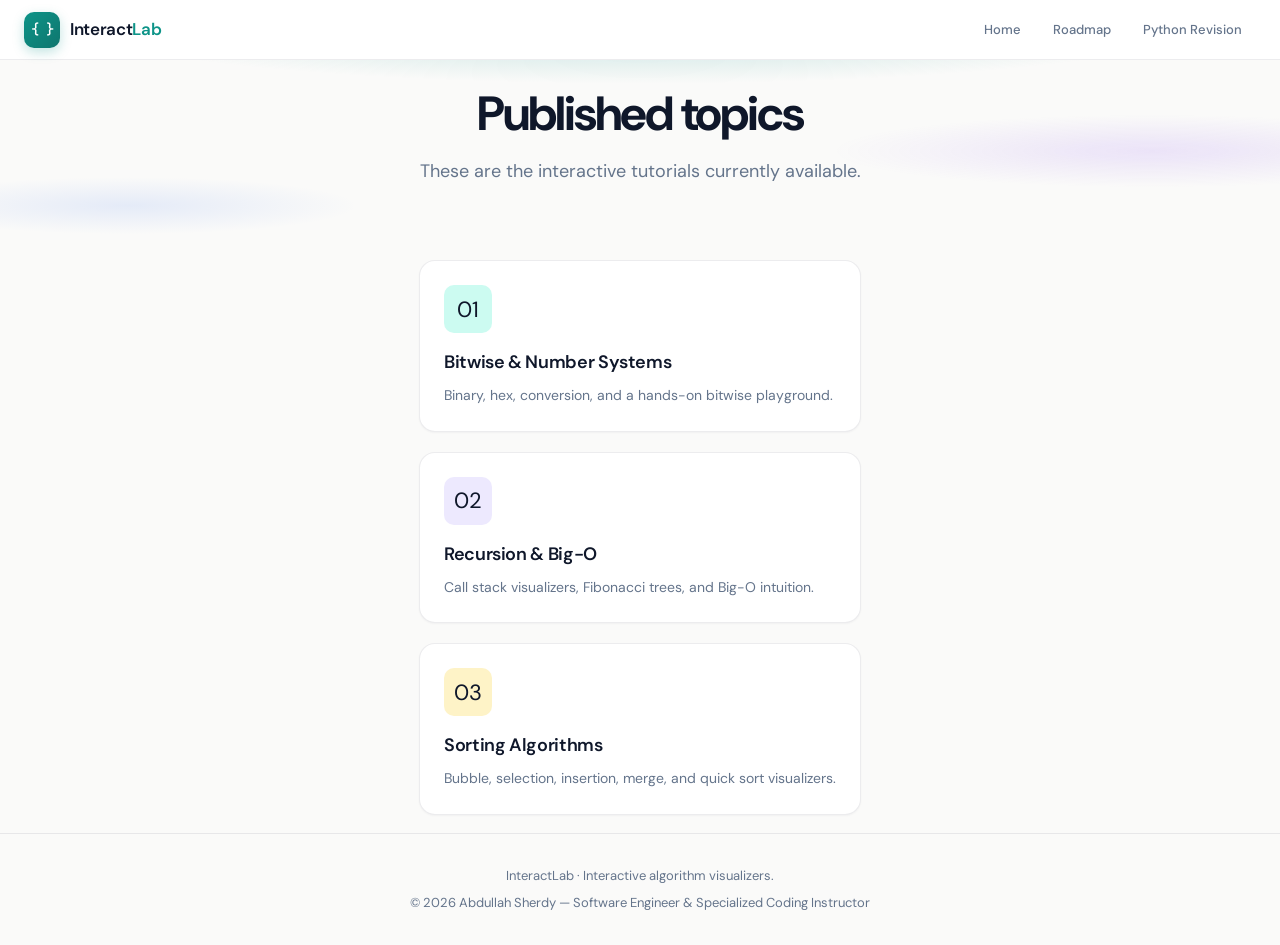
<file: topics.html>
<!DOCTYPE html>
<html lang="en">
<head>
  <meta charset="utf-8">
  <meta name="viewport" content="width=device-width,initial-scale=1">
  <meta name="description" content="Published topics on InteractLab — bitwise ops, recursion & Big-O, and sorting algorithms.">
  <title>Topics — InteractLab</title>
  <link rel="stylesheet" href="assets/css/site.css">
</head>
<body class="site-body">
  <div class="home-wrap">
    <header class="site-header">
      <a class="site-logo" href="index.html">
        <span class="logo-mark">{ }</span>
        <span class="logo-text">Interact<span>Lab</span></span>
      </a>
      <button class="nav-toggle" type="button" aria-label="Open menu" aria-expanded="false">☰</button>
      <nav class="site-nav" aria-label="Main">
        <a href="index.html" class="nav-link">Home</a>
        <a href="404.html" class="nav-link">Roadmap</a>
        <a href="week16-revision-app/index.html" class="nav-link">Python Revision</a>
      </nav>
    </header>

    <main class="home-hero" style="padding:28px 18px">
      <div class="home-hero-inner">
        <h1>Published topics</h1>
        <p class="home-lead">These are the interactive tutorials currently available.</p>
      </div>
    </main>

    <section class="home-section" style="padding:18px">
      <div class="tutorial-grid">
        <a class="tutorial-card" href="bitwise-and-number-systems.html">
          <div class="card-icon teal" aria-hidden="true">01</div>
          <h3>Bitwise &amp; Number Systems</h3>
          <p>Binary, hex, conversion, and a hands-on bitwise playground.</p>
        </a>
        <a class="tutorial-card" href="recursion-and-big-o.html">
          <div class="card-icon purple" aria-hidden="true">02</div>
          <h3>Recursion &amp; Big-O</h3>
          <p>Call stack visualizers, Fibonacci trees, and Big-O intuition.</p>
        </a>
        <a class="tutorial-card" href="sorting-algorithms.html">
          <div class="card-icon amber" aria-hidden="true">03</div>
          <h3>Sorting Algorithms</h3>
          <p>Bubble, selection, insertion, merge, and quick sort visualizers.</p>
        </a>
      </div>
    </section>

    <footer class="site-footer">
      <p>InteractLab · Interactive algorithm visualizers.</p>
  <p style="margin-top:8px">© <span id="copyright-year"></span> Abdullah Sherdy — Software Engineer &amp; Specialized Coding Instructor</p>
    </footer>
  </div>
  <script src="assets/js/site.js"></script>
</body>
</html>
</file>
<file: assets/css/site.css>
/* InteractLab — site design system */
@import url('https://fonts.googleapis.com/css2?family=DM+Sans:ital,opsz,wght@0,9..40,400;0,9..40,500;0,9..40,600;0,9..40,700&family=JetBrains+Mono:wght@400;500&display=swap');

*, *::before, *::after { box-sizing: border-box; margin: 0; padding: 0; }

:root {
  --font-sans: 'DM Sans', system-ui, sans-serif;
  --font-mono: 'JetBrains Mono', 'Courier New', monospace;
  --bg: #fafaf9;
  --bg-elevated: #ffffff;
  --bg-muted: #f5f5f4;
  --bg-subtle: #eeede9;
  --text: #0f172a;
  --text-secondary: #64748b;
  --text-tertiary: #94a3b8;
  --border: rgba(15, 23, 42, 0.08);
  --border-strong: rgba(15, 23, 42, 0.14);
  --radius: 10px;
  --radius-lg: 16px;
  --radius-xl: 24px;
  --shadow-sm: 0 1px 2px rgba(15, 23, 42, 0.04);
  --shadow-md: 0 8px 24px rgba(15, 23, 42, 0.06);
  --shadow-lg: 0 20px 50px rgba(15, 23, 42, 0.08);
  --teal: #0d9488;
  --teal-dark: #0f766e;
  --teal-light: #ccfbf1;
  --teal-glow: rgba(13, 148, 136, 0.25);
  --purple: #7c3aed;
  --purple-light: #ede9fe;
  --amber: #d97706;
  --amber-light: #fef3c7;
  --blue: #2563eb;
  --blue-light: #dbeafe;
  --green: #059669;
  --green-light: #d1fae5;
  --header-h: 60px;
  --content-wide: 1120px;
  --content-narrow: 820px;
}

@media (prefers-color-scheme: dark) {
  :root {
    --bg: #0c0c0b;
    --bg-elevated: #1c1c1a;
    --bg-muted: #252523;
    --bg-subtle: #2e2e2b;
    --text: #f1f5f9;
    --text-secondary: #94a3b8;
    --text-tertiary: #64748b;
    --border: rgba(255, 255, 255, 0.08);
    --border-strong: rgba(255, 255, 255, 0.14);
    --teal-light: #042f2e;
    --purple-light: #2e1065;
    --amber-light: #451a03;
    --blue-light: #1e3a8a;
    --green-light: #064e3b;
    --shadow-md: 0 8px 24px rgba(0, 0, 0, 0.35);
    --shadow-lg: 0 20px 50px rgba(0, 0, 0, 0.45);
  }
}

html { scroll-behavior: smooth; }

body.site-body {
  background: var(--bg);
  color: var(--text);
  font-family: var(--font-sans);
  line-height: 1.5;
  min-height: 100vh;
}

/* ─── Header ─── */
.site-header {
  position: sticky;
  top: 0;
  z-index: 100;
  height: var(--header-h);
  display: flex;
  align-items: center;
  justify-content: space-between;
  gap: 16px;
  padding: 0 24px;
  background: color-mix(in srgb, var(--bg-elevated) 88%, transparent);
  backdrop-filter: blur(12px);
  border-bottom: 1px solid var(--border);
}

.site-logo {
  display: flex;
  align-items: center;
  gap: 10px;
  text-decoration: none;
  color: var(--text);
  font-weight: 600;
  font-size: 17px;
  letter-spacing: -0.02em;
}

.logo-mark {
  display: flex;
  align-items: center;
  justify-content: center;
  width: 36px;
  height: 36px;
  border-radius: var(--radius);
  background: linear-gradient(135deg, var(--teal) 0%, var(--teal-dark) 100%);
  color: #fff;
  font-family: var(--font-mono);
  font-size: 14px;
  font-weight: 500;
  box-shadow: 0 4px 12px var(--teal-glow);
}

.logo-text span { color: var(--teal); }

.site-nav {
  display: flex;
  align-items: center;
  gap: 4px;
  flex-wrap: wrap;
  justify-content: flex-end;
}

.nav-link {
  padding: 8px 14px;
  font-size: 13px;
  font-weight: 500;
  color: var(--text-secondary);
  text-decoration: none;
  border-radius: var(--radius);
  transition: color 0.15s, background 0.15s;
}

.nav-link:hover {
  color: var(--text);
  background: var(--bg-muted);
}

.nav-link.active {
  color: var(--teal-dark);
  background: var(--teal-light);
}

@media (prefers-color-scheme: dark) {
  .nav-link.active { color: #5eead4; }
}

.nav-toggle {
  display: none;
  padding: 8px;
  border: 1px solid var(--border-strong);
  border-radius: var(--radius);
  background: var(--bg-elevated);
  cursor: pointer;
  color: var(--text);
}

@media (max-width: 640px) {
  .nav-toggle { display: block; }
  .site-nav {
    display: none;
    position: absolute;
    top: var(--header-h);
    left: 0;
    right: 0;
    flex-direction: column;
    padding: 12px;
    background: var(--bg-elevated);
    border-bottom: 1px solid var(--border);
    box-shadow: var(--shadow-md);
  }
  .site-nav.open { display: flex; }
  .nav-link { width: 100%; text-align: left; }
}

/* ─── Footer ─── */
.site-footer {
  margin-top: auto;
  padding: 32px 24px;
  border-top: 1px solid var(--border);
  text-align: center;
  font-size: 13px;
  color: var(--text-secondary);
}

.site-footer a {
  color: var(--teal);
  text-decoration: none;
}

.site-footer a:hover { text-decoration: underline; }

/* ─── Tutorial shell ─── */
.tutorial-shell {
  display: flex;
  flex-direction: column;
  min-height: 100vh;
}

.tutorial-hero {
  max-width: var(--content-narrow);
  margin: 0 auto;
  padding: 28px 20px 8px;
  width: 100%;
}

.tutorial-hero .breadcrumb {
  font-size: 12px;
  color: var(--text-tertiary);
  margin-bottom: 12px;
  font-family: var(--font-mono);
}

.tutorial-hero .breadcrumb a {
  color: var(--text-secondary);
  text-decoration: none;
}

.tutorial-hero .breadcrumb a:hover { color: var(--teal); }

.tutorial-hero h1 {
  font-size: clamp(22px, 4vw, 28px);
  font-weight: 600;
  letter-spacing: -0.03em;
  margin-bottom: 8px;
  line-height: 1.2;
}

.tutorial-hero .hero-desc {
  font-size: 15px;
  color: var(--text-secondary);
  max-width: 52ch;
  line-height: 1.6;
}

.tutorial-hero .hero-tags {
  display: flex;
  flex-wrap: wrap;
  gap: 8px;
  margin-top: 14px;
}

.hero-tag {
  font-size: 11px;
  font-weight: 500;
  font-family: var(--font-mono);
  padding: 4px 10px;
  border-radius: 20px;
  background: var(--bg-muted);
  color: var(--text-secondary);
  border: 1px solid var(--border);
}

.tutorial-main {
  max-width: var(--content-narrow);
  margin: 0 auto;
  padding: 0 20px 48px;
  width: 100%;
}

.tutorial-main > h1,
.tutorial-main > .subtitle { display: none; }

/* ─── Home page ─── */
.home-wrap {
  min-height: 100vh;
  display: flex;
  flex-direction: column;
}

.home-hero {
  position: relative;
  overflow: hidden;
  padding: 56px 24px 72px;
  text-align: center;
}

.home-hero::before {
  content: '';
  position: absolute;
  inset: 0;
  background:
    radial-gradient(ellipse 80% 60% at 50% -20%, var(--teal-glow), transparent 55%),
    radial-gradient(ellipse 50% 40% at 90% 50%, rgba(124, 58, 237, 0.12), transparent 50%),
    radial-gradient(ellipse 40% 35% at 10% 80%, rgba(37, 99, 235, 0.1), transparent 45%);
  pointer-events: none;
}

.home-hero-inner {
  position: relative;
  max-width: 720px;
  margin: 0 auto;
}

.home-eyebrow {
  display: inline-flex;
  align-items: center;
  gap: 8px;
  font-size: 12px;
  font-weight: 500;
  font-family: var(--font-mono);
  text-transform: uppercase;
  letter-spacing: 0.08em;
  color: var(--teal-dark);
  background: var(--teal-light);
  padding: 6px 14px;
  border-radius: 20px;
  margin-bottom: 20px;
}

@media (prefers-color-scheme: dark) {
  .home-eyebrow { color: #5eead4; }
}

.home-hero h1 {
  font-size: clamp(32px, 6vw, 48px);
  font-weight: 700;
  letter-spacing: -0.04em;
  line-height: 1.1;
  margin-bottom: 16px;
}

.home-hero h1 em {
  font-style: normal;
  background: linear-gradient(135deg, var(--teal) 0%, var(--purple) 100%);
  -webkit-background-clip: text;
  -webkit-text-fill-color: transparent;
  background-clip: text;
}

.home-lead {
  font-size: 18px;
  color: var(--text-secondary);
  line-height: 1.65;
  max-width: 540px;
  margin: 0 auto 28px;
}

.home-cta-row {
  display: flex;
  flex-wrap: wrap;
  gap: 12px;
  justify-content: center;
}

.btn {
  display: inline-flex;
  align-items: center;
  gap: 8px;
  padding: 12px 22px;
  font-size: 14px;
  font-weight: 600;
  font-family: var(--font-sans);
  text-decoration: none;
  border-radius: var(--radius);
  border: 1px solid transparent;
  cursor: pointer;
  transition: transform 0.15s, box-shadow 0.15s, background 0.15s;
}

.btn:hover { transform: translateY(-1px); }

.btn-primary {
  background: var(--teal);
  color: #fff;
  box-shadow: 0 4px 14px var(--teal-glow);
}

.btn-primary:hover {
  background: var(--teal-dark);
  box-shadow: 0 6px 20px var(--teal-glow);
}

.btn-ghost {
  background: var(--bg-elevated);
  color: var(--text);
  border-color: var(--border-strong);
}

.btn-ghost:hover { background: var(--bg-muted); }

/* Sections */
.home-section {
  max-width: var(--content-wide);
  margin: 0 auto;
  padding: 0 24px 64px;
}

.section-head {
  margin-bottom: 28px;
}

.section-head h2 {
  font-size: 22px;
  font-weight: 600;
  letter-spacing: -0.02em;
  margin-bottom: 8px;
}

.section-head p {
  font-size: 15px;
  color: var(--text-secondary);
  max-width: 50ch;
}

/* Tutorial cards */
.tutorial-grid {
  display: grid;
  grid-template-columns: repeat(auto-fill, minmax(300px, 1fr));
  gap: 20px;
}

.tutorial-card {
  display: flex;
  flex-direction: column;
  text-decoration: none;
  color: inherit;
  background: var(--bg-elevated);
  border: 1px solid var(--border);
  border-radius: var(--radius-lg);
  padding: 24px;
  transition: border-color 0.2s, box-shadow 0.2s, transform 0.2s;
  box-shadow: var(--shadow-sm);
}

.tutorial-card:hover {
  border-color: var(--teal);
  box-shadow: var(--shadow-md);
  transform: translateY(-3px);
}

.card-icon {
  width: 48px;
  height: 48px;
  border-radius: var(--radius);
  display: flex;
  align-items: center;
  justify-content: center;
  font-size: 22px;
  margin-bottom: 16px;
}

.card-icon.teal { background: var(--teal-light); }
.card-icon.purple { background: var(--purple-light); }
.card-icon.amber { background: var(--amber-light); }

.tutorial-card h3 {
  font-size: 18px;
  font-weight: 600;
  margin-bottom: 8px;
  letter-spacing: -0.02em;
}

.tutorial-card p {
  font-size: 14px;
  color: var(--text-secondary);
  line-height: 1.6;
  flex: 1;
}

.card-meta {
  display: flex;
  flex-wrap: wrap;
  gap: 8px;
  margin-top: 16px;
  padding-top: 16px;
  border-top: 1px solid var(--border);
}

.card-meta span {
  font-size: 11px;
  font-family: var(--font-mono);
  color: var(--text-tertiary);
  padding: 3px 8px;
  background: var(--bg-muted);
  border-radius: 4px;
}

.card-arrow {
  margin-top: 16px;
  font-size: 13px;
  font-weight: 600;
  color: var(--teal);
}

/* Learning path */
.path-steps {
  display: grid;
  gap: 12px;
}

.path-step {
  display: flex;
  gap: 16px;
  align-items: flex-start;
  padding: 18px 20px;
  background: var(--bg-elevated);
  border: 1px solid var(--border);
  border-radius: var(--radius-lg);
}

.path-num {
  flex-shrink: 0;
  width: 32px;
  height: 32px;
  display: flex;
  align-items: center;
  justify-content: center;
  font-family: var(--font-mono);
  font-size: 13px;
  font-weight: 600;
  background: var(--teal);
  color: #fff;
  border-radius: 50%;
}

.path-step h4 {
  font-size: 15px;
  font-weight: 600;
  margin-bottom: 4px;
}

.path-step p {
  font-size: 13px;
  color: var(--text-secondary);
  line-height: 1.55;
}

.path-step a {
  font-size: 13px;
  font-weight: 600;
  color: var(--teal);
  text-decoration: none;
  margin-top: 6px;
  display: inline-block;
}

.path-step a:hover { text-decoration: underline; }

/* How it works */
.features-row {
  display: grid;
  grid-template-columns: repeat(auto-fit, minmax(220px, 1fr));
  gap: 16px;
}

.feature-box {
  padding: 20px;
  border-radius: var(--radius-lg);
  background: var(--bg-muted);
  border: 1px solid var(--border);
}

.feature-box h4 {
  font-size: 14px;
  font-weight: 600;
  margin-bottom: 6px;
}

.feature-box p {
  font-size: 13px;
  color: var(--text-secondary);
  line-height: 1.55;
}
</file>
